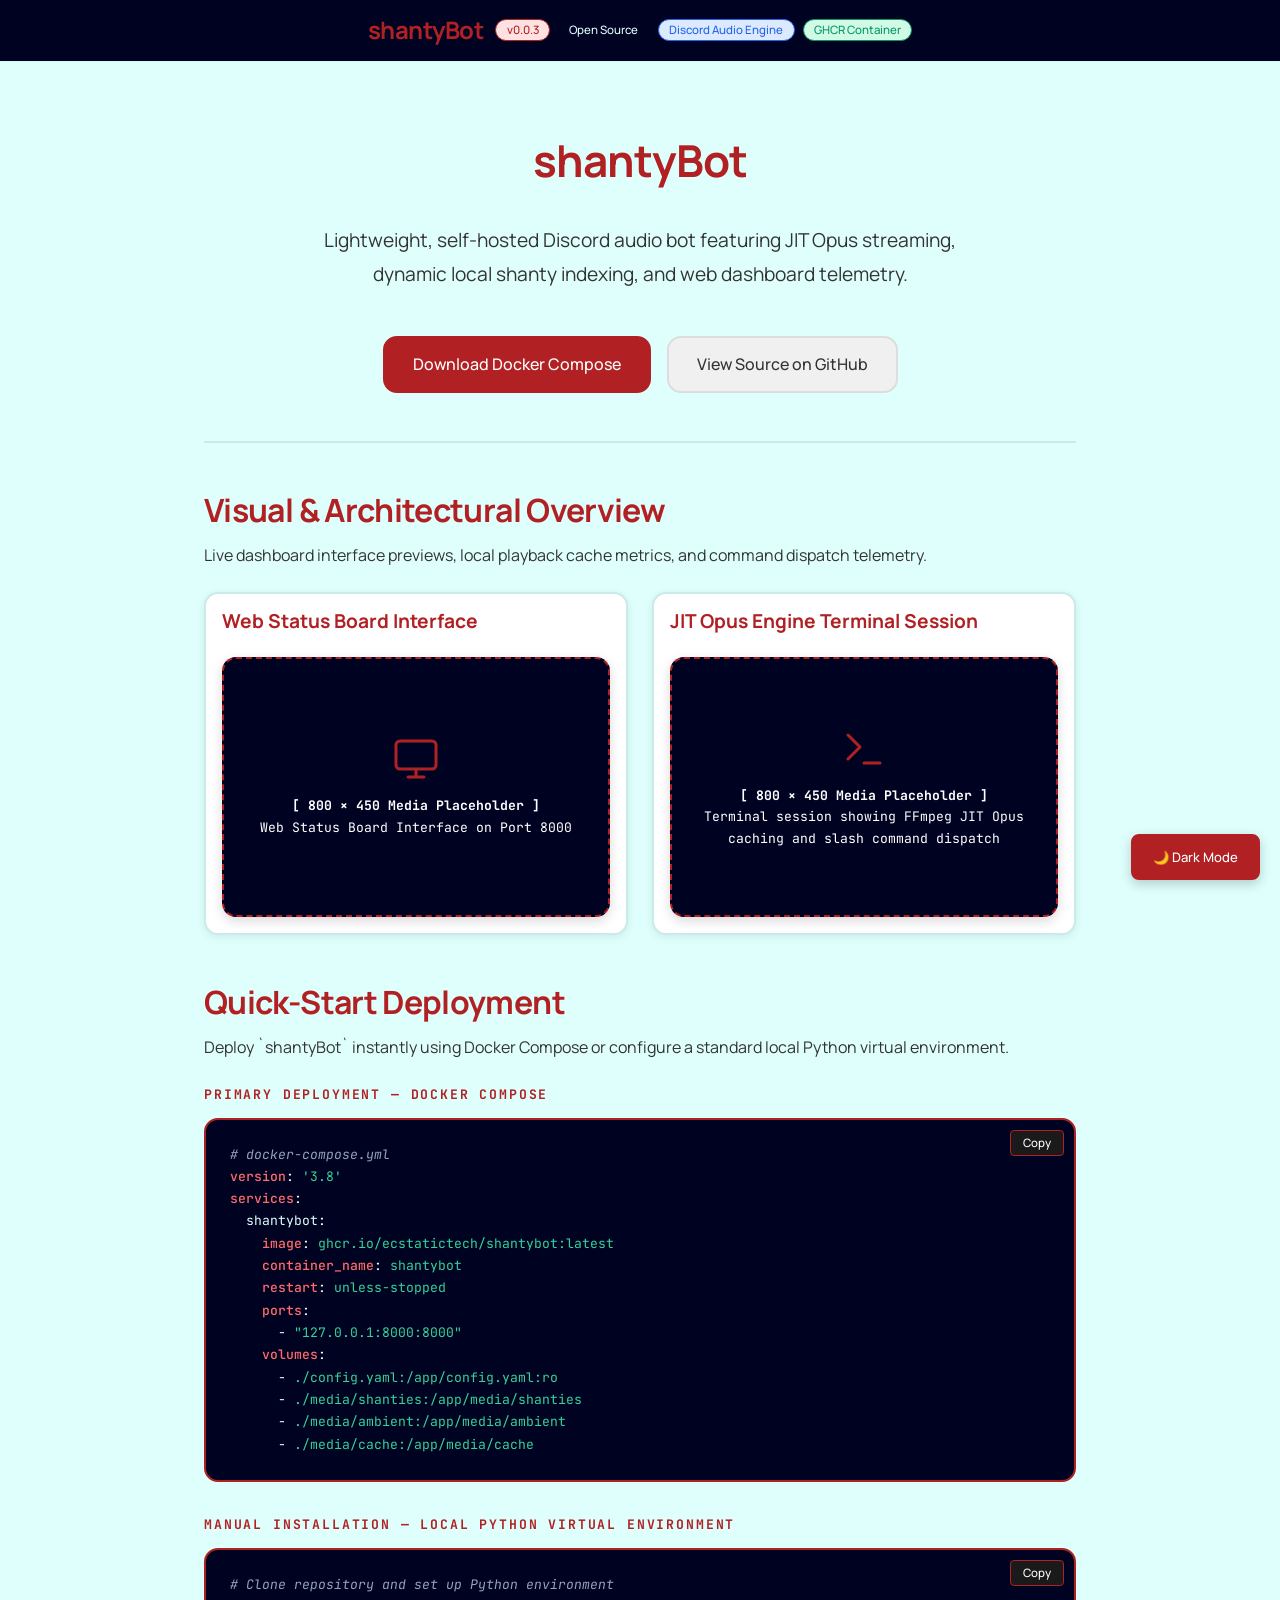
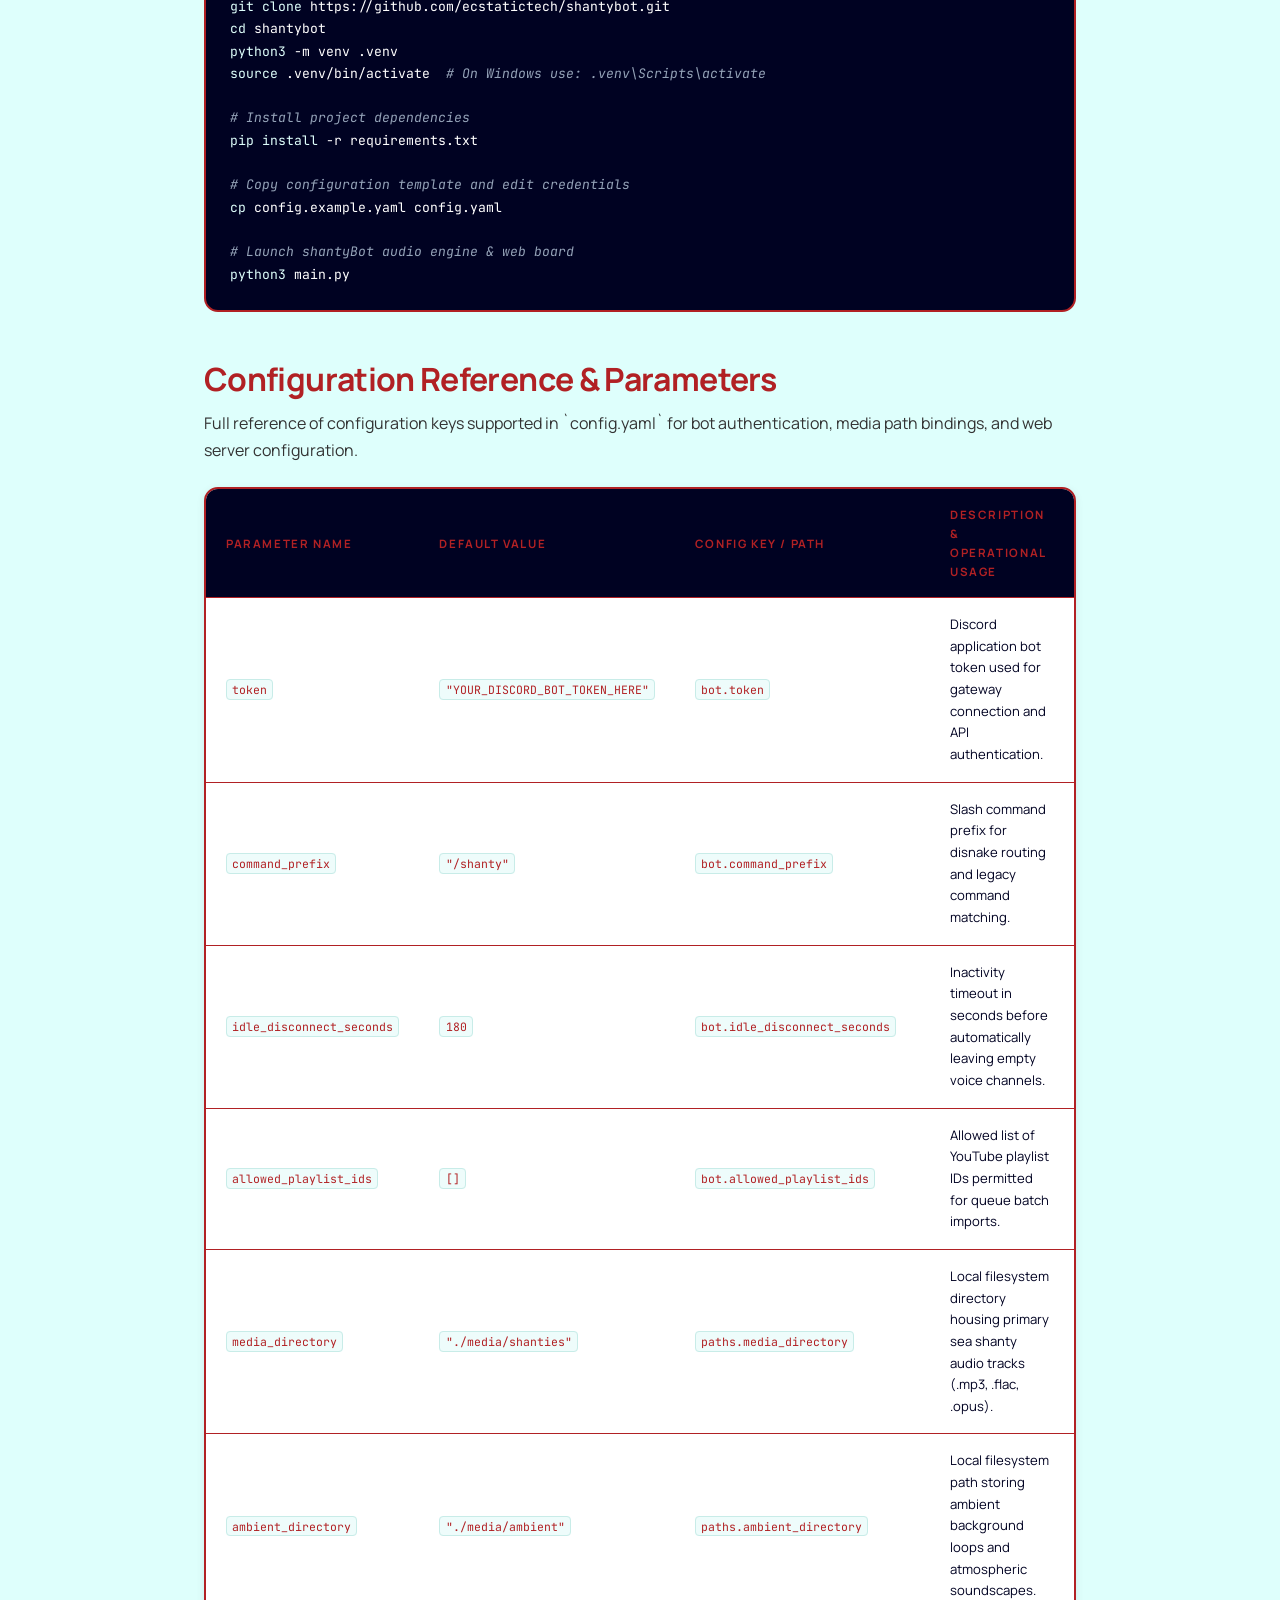
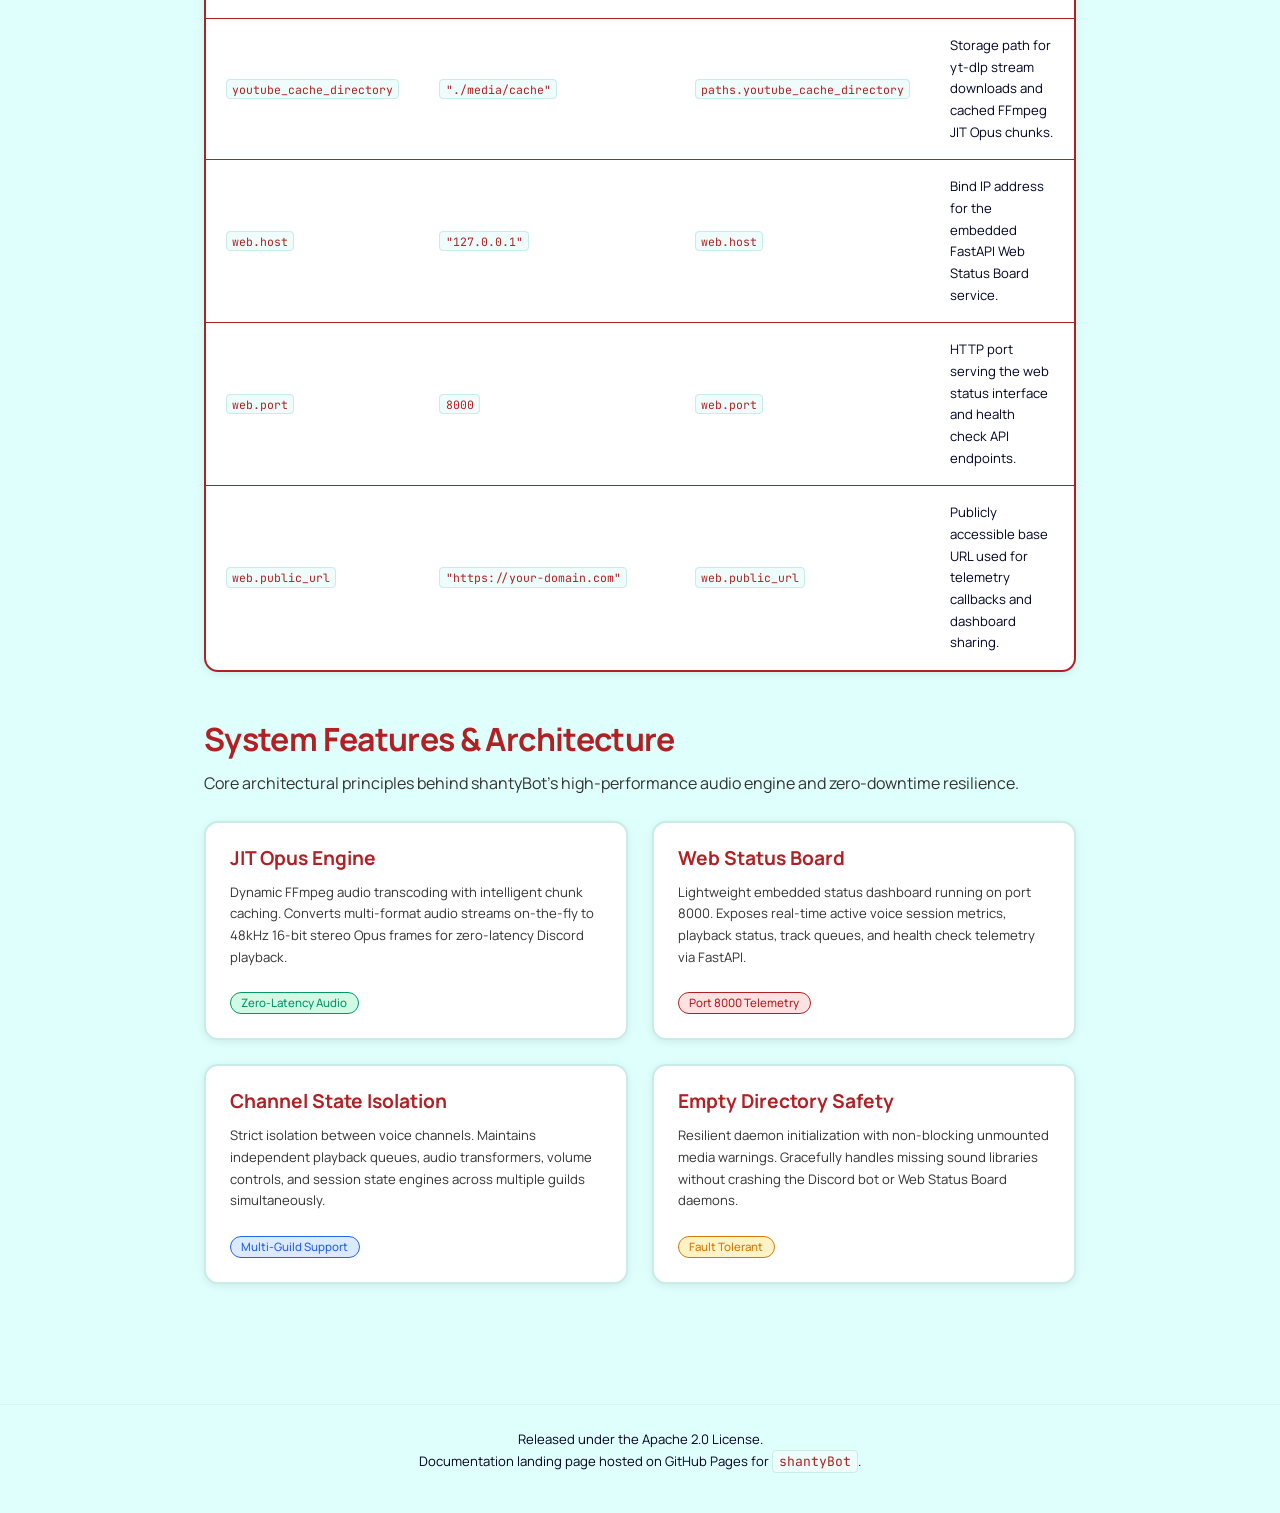
<file: docs/index.html>
<!DOCTYPE html>
<html lang="en">
<head>
  <meta charset="UTF-8" />
  <meta name="viewport" content="width=device-width, initial-scale=1.0" />
  <title>shantyBot — Lightweight Discord Audio Engine &amp; Web Status Board</title>
  <meta name="description" content="Documentation landing page for shantyBot - a self-hosted Discord audio bot featuring JIT Opus streaming, dynamic shanty indexing, and web telemetry." />

  <!-- Strict relative path resolution -->
  <link rel="preconnect" href="https://fonts.googleapis.com" />
  <link rel="preconnect" href="https://fonts.gstatic.com" crossorigin />
  <link rel="stylesheet" href="./style.css" />
</head>
<body>

  <!-- Site Header -->
  <header>
    <h1>shantyBot</h1>
    <div class="header-badges">
      <span class="badge badge-primary">v0.0.3</span>
      <span class="badge badge-secondary">Open Source</span>
      <span class="badge badge-info">Discord Audio Engine</span>
      <span class="badge badge-success">GHCR Container</span>
    </div>
  </header>

  <main>
    <!-- Section 1: Header & Hero -->
    <section class="hero-section">

      <h1 class="hero-title">shantyBot</h1>
      <p class="hero-subtitle">
        Lightweight, self-hosted Discord audio bot featuring JIT Opus streaming, dynamic local shanty indexing, and web dashboard telemetry.
      </p>
      <div class="hero-actions">
        <a href="https://github.com/ecstatictech/shantybot/pkgs/container/shantybot" class="btn btn-primary btn-lg" target="_blank" rel="noopener noreferrer">
          Download Docker Compose
        </a>
        <a href="https://github.com/ecstatictech/shantybot" class="btn btn-secondary btn-lg" target="_blank" rel="noopener noreferrer">
          View Source on GitHub
        </a>
      </div>
    </section>

    <!-- Section 2: Visual / Architectural Proof -->
    <section>
      <h2>Visual &amp; Architectural Overview</h2>
      <p class="muted">
        Live dashboard interface previews, local playback cache metrics, and command dispatch telemetry.
      </p>

      <div class="card-grid" style="grid-template-columns: repeat(auto-fit, minmax(360px, 1fr));">
        
        <!-- Media Placeholder Box 1: Web Status Board Interface -->
        <div class="card" style="padding: var(--space-4);">
          <h3 class="card-title" style="margin-bottom: var(--space-3);">Web Status Board Interface</h3>
          <div class="media-placeholder-box" style="aspect-ratio: 16 / 9; min-height: 260px;">
            <!-- PLACEHOLDER: 800x450 Web Status Board Interface on Port 8000 -->
            <svg class="placeholder-icon" viewBox="0 0 24 24" fill="none" stroke="currentColor" stroke-width="1.5" stroke-linecap="round" stroke-linejoin="round">
              <rect x="2" y="3" width="20" height="14" rx="2" ry="2"></rect>
              <line x1="8" y1="21" x2="16" y2="21"></line>
              <line x1="12" y1="17" x2="12" y2="21"></line>
            </svg>
            <div class="placeholder-text">
              <strong>[ 800 × 450 Media Placeholder ]</strong><br />
              Web Status Board Interface on Port 8000
            </div>
          </div>
        </div>

        <!-- Media Placeholder Box 2: FFmpeg JIT Opus Terminal Session -->
        <div class="card" style="padding: var(--space-4);">
          <h3 class="card-title" style="margin-bottom: var(--space-3);">JIT Opus Engine Terminal Session</h3>
          <div class="media-placeholder-box" style="aspect-ratio: 16 / 9; min-height: 260px;">
            <!-- PLACEHOLDER: 800x450 Terminal session showing FFmpeg JIT Opus caching and slash command dispatch -->
            <svg class="placeholder-icon" viewBox="0 0 24 24" fill="none" stroke="currentColor" stroke-width="1.5" stroke-linecap="round" stroke-linejoin="round">
              <polyline points="4 17 10 11 4 5"></polyline>
              <line x1="12" y1="19" x2="20" y2="19"></line>
            </svg>
            <div class="placeholder-text">
              <strong>[ 800 × 450 Media Placeholder ]</strong><br />
              Terminal session showing FFmpeg JIT Opus caching and slash command dispatch
            </div>
          </div>
        </div>

      </div>
    </section>

    <!-- Section 3: Quick-Start Deployment -->
    <section>
      <h2>Quick-Start Deployment</h2>
      <p class="muted">
        Deploy `shantyBot` instantly using Docker Compose or configure a standard local Python virtual environment.
      </p>

      <!-- Primary Deployment: Docker Compose -->
      <div class="quick-start-block">
        <div class="block-header">
          <span class="block-title">Primary Deployment — Docker Compose</span>
        </div>
        <div class="pre-wrap">
          <button class="copy-btn" onclick="copyCode(this)">Copy</button>
          <pre><code><span class="tok-comment"># docker-compose.yml</span>
<span class="tok-keyword">version</span>: <span class="tok-string">'3.8'</span>
<span class="tok-keyword">services</span>:
  <span class="tok-function">shantybot</span>:
    <span class="tok-keyword">image</span>: <span class="tok-string">ghcr.io/ecstatictech/shantybot:latest</span>
    <span class="tok-keyword">container_name</span>: <span class="tok-string">shantybot</span>
    <span class="tok-keyword">restart</span>: <span class="tok-string">unless-stopped</span>
    <span class="tok-keyword">ports</span>:
      - <span class="tok-string">"127.0.0.1:8000:8000"</span>
    <span class="tok-keyword">volumes</span>:
      - <span class="tok-string">./config.yaml:/app/config.yaml:ro</span>
      - <span class="tok-string">./media/shanties:/app/media/shanties</span>
      - <span class="tok-string">./media/ambient:/app/media/ambient</span>
      - <span class="tok-string">./media/cache:/app/media/cache</span></code></pre>
        </div>
      </div>

      <!-- Manual Fallback Installation -->
      <div class="quick-start-block" style="margin-top: var(--space-8);">
        <div class="block-header">
          <span class="block-title">Manual Installation — Local Python Virtual Environment</span>
        </div>
        <div class="pre-wrap">
          <button class="copy-btn" onclick="copyCode(this)">Copy</button>
          <pre><code><span class="tok-comment"># Clone repository and set up Python environment</span>
<span class="tok-function">git clone</span> https://github.com/ecstatictech/shantybot.git
<span class="tok-function">cd</span> shantybot
<span class="tok-function">python3</span> -m venv .venv
<span class="tok-function">source</span> .venv/bin/activate  <span class="tok-comment"># On Windows use: .venv\Scripts\activate</span>

<span class="tok-comment"># Install project dependencies</span>
<span class="tok-function">pip install</span> -r requirements.txt

<span class="tok-comment"># Copy configuration template and edit credentials</span>
<span class="tok-function">cp</span> config.example.yaml config.yaml

<span class="tok-comment"># Launch shantyBot audio engine &amp; web board</span>
<span class="tok-function">python3</span> main.py</code></pre>
        </div>
      </div>
    </section>

    <!-- Section 4: Configuration Reference & Parameters -->
    <section class="config-section">
      <h2>Configuration Reference &amp; Parameters</h2>
      <p class="muted">
        Full reference of configuration keys supported in `config.yaml` for bot authentication, media path bindings, and web server configuration.
      </p>

      <div class="table-container">
        <table class="config-table">
          <thead>
            <tr>
              <th>Parameter Name</th>
              <th>Default Value</th>
              <th>Config Key / Path</th>
              <th>Description &amp; Operational Usage</th>
            </tr>
          </thead>
          <tbody>
            <tr>
              <td><code>token</code></td>
              <td><code>"YOUR_DISCORD_BOT_TOKEN_HERE"</code></td>
              <td><code>bot.token</code></td>
              <td>Discord application bot token used for gateway connection and API authentication.</td>
            </tr>
            <tr>
              <td><code>command_prefix</code></td>
              <td><code>"/shanty"</code></td>
              <td><code>bot.command_prefix</code></td>
              <td>Slash command prefix for disnake routing and legacy command matching.</td>
            </tr>
            <tr>
              <td><code>idle_disconnect_seconds</code></td>
              <td><code>180</code></td>
              <td><code>bot.idle_disconnect_seconds</code></td>
              <td>Inactivity timeout in seconds before automatically leaving empty voice channels.</td>
            </tr>
            <tr>
              <td><code>allowed_playlist_ids</code></td>
              <td><code>[]</code></td>
              <td><code>bot.allowed_playlist_ids</code></td>
              <td>Allowed list of YouTube playlist IDs permitted for queue batch imports.</td>
            </tr>
            <tr>
              <td><code>media_directory</code></td>
              <td><code>"./media/shanties"</code></td>
              <td><code>paths.media_directory</code></td>
              <td>Local filesystem directory housing primary sea shanty audio tracks (.mp3, .flac, .opus).</td>
            </tr>
            <tr>
              <td><code>ambient_directory</code></td>
              <td><code>"./media/ambient"</code></td>
              <td><code>paths.ambient_directory</code></td>
              <td>Local filesystem path storing ambient background loops and atmospheric soundscapes.</td>
            </tr>
            <tr>
              <td><code>youtube_cache_directory</code></td>
              <td><code>"./media/cache"</code></td>
              <td><code>paths.youtube_cache_directory</code></td>
              <td>Storage path for yt-dlp stream downloads and cached FFmpeg JIT Opus chunks.</td>
            </tr>
            <tr>
              <td><code>web.host</code></td>
              <td><code>"127.0.0.1"</code></td>
              <td><code>web.host</code></td>
              <td>Bind IP address for the embedded FastAPI Web Status Board service.</td>
            </tr>
            <tr>
              <td><code>web.port</code></td>
              <td><code>8000</code></td>
              <td><code>web.port</code></td>
              <td>HTTP port serving the web status interface and health check API endpoints.</td>
            </tr>
            <tr>
              <td><code>web.public_url</code></td>
              <td><code>"https://your-domain.com"</code></td>
              <td><code>web.public_url</code></td>
              <td>Publicly accessible base URL used for telemetry callbacks and dashboard sharing.</td>
            </tr>
          </tbody>
        </table>
      </div>
    </section>

    <!-- Section 5: System Features & Architecture -->
    <section>
      <h2>System Features &amp; Architecture</h2>
      <p class="muted">
        Core architectural principles behind shantyBot's high-performance audio engine and zero-downtime resilience.
      </p>

      <div class="card-grid">
        <div class="card">
          <h3 class="card-title">JIT Opus Engine</h3>
          <p class="card-body">
            Dynamic FFmpeg audio transcoding with intelligent chunk caching. Converts multi-format audio streams on-the-fly to 48kHz 16-bit stereo Opus frames for zero-latency Discord playback.
          </p>
          <div class="card-footer-row">
            <span class="badge badge-success">Zero-Latency Audio</span>
          </div>
        </div>

        <div class="card">
          <h3 class="card-title">Web Status Board</h3>
          <p class="card-body">
            Lightweight embedded status dashboard running on port 8000. Exposes real-time active voice session metrics, playback status, track queues, and health check telemetry via FastAPI.
          </p>
          <div class="card-footer-row">
            <span class="badge badge-primary">Port 8000 Telemetry</span>
          </div>
        </div>

        <div class="card">
          <h3 class="card-title">Channel State Isolation</h3>
          <p class="card-body">
            Strict isolation between voice channels. Maintains independent playback queues, audio transformers, volume controls, and session state engines across multiple guilds simultaneously.
          </p>
          <div class="card-footer-row">
            <span class="badge badge-info">Multi-Guild Support</span>
          </div>
        </div>

        <div class="card">
          <h3 class="card-title">Empty Directory Safety</h3>
          <p class="card-body">
            Resilient daemon initialization with non-blocking unmounted media warnings. Gracefully handles missing sound libraries without crashing the Discord bot or Web Status Board daemons.
          </p>
          <div class="card-footer-row">
            <span class="badge badge-warning">Fault Tolerant</span>
          </div>
        </div>
      </div>
    </section>

  </main>

  <!-- Section 6: Site Footer -->
  <footer>
    <p>
      Released under the Apache 2.0 License.<br />
      Documentation landing page hosted on GitHub Pages for <code>shantyBot</code>.
    </p>
  </footer>

  <!-- Dark Mode Toggle Button -->
  <button id="darkModeToggle" aria-label="Toggle dark mode">🌙 Dark Mode</button>

  <!-- Interactive Scripts -->
  <script>
    // Theme Toggle Handler
    const toggleBtn = document.getElementById('darkModeToggle');
    const storedTheme = localStorage.getItem('theme');
    if (storedTheme === 'dark' || (!storedTheme && window.matchMedia('(prefers-color-scheme: dark)').matches)) {
      document.body.classList.add('dark-mode');
      toggleBtn.textContent = '☀️ Light Mode';
    }
    toggleBtn.addEventListener('click', () => {
      document.body.classList.toggle('dark-mode');
      const isDark = document.body.classList.contains('dark-mode');
      toggleBtn.textContent = isDark ? '☀️ Light Mode' : '🌙 Dark Mode';
      localStorage.setItem('theme', isDark ? 'dark' : 'light');
    });

    // Copy to Clipboard Utility for Code Snippets
    function copyCode(btn) {
      const pre = btn.nextElementSibling;
      const codeText = pre.innerText;
      navigator.clipboard.writeText(codeText).then(() => {
        btn.textContent = 'Copied!';
        btn.classList.add('copied');
        setTimeout(() => {
          btn.textContent = 'Copy';
          btn.classList.remove('copied');
        }, 2000);
      });
    }
  </script>
</body>
</html>
</file>
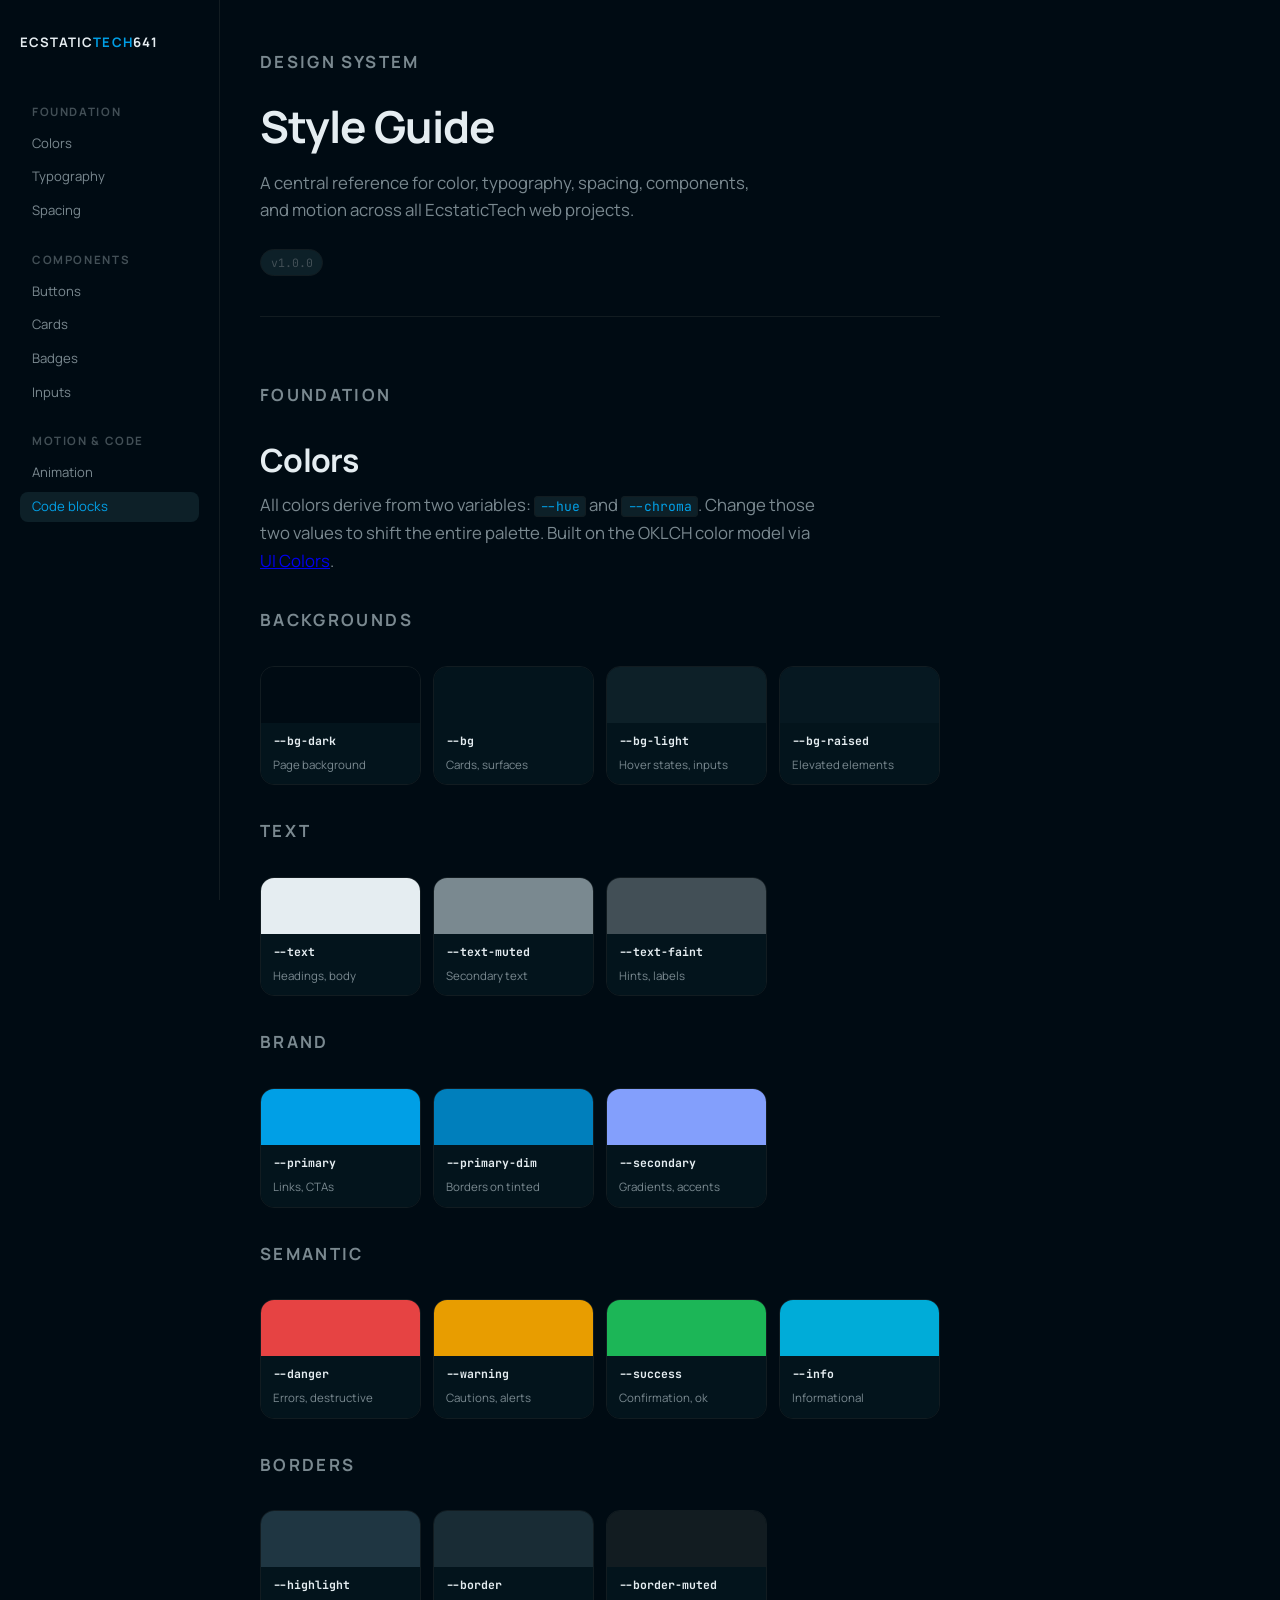
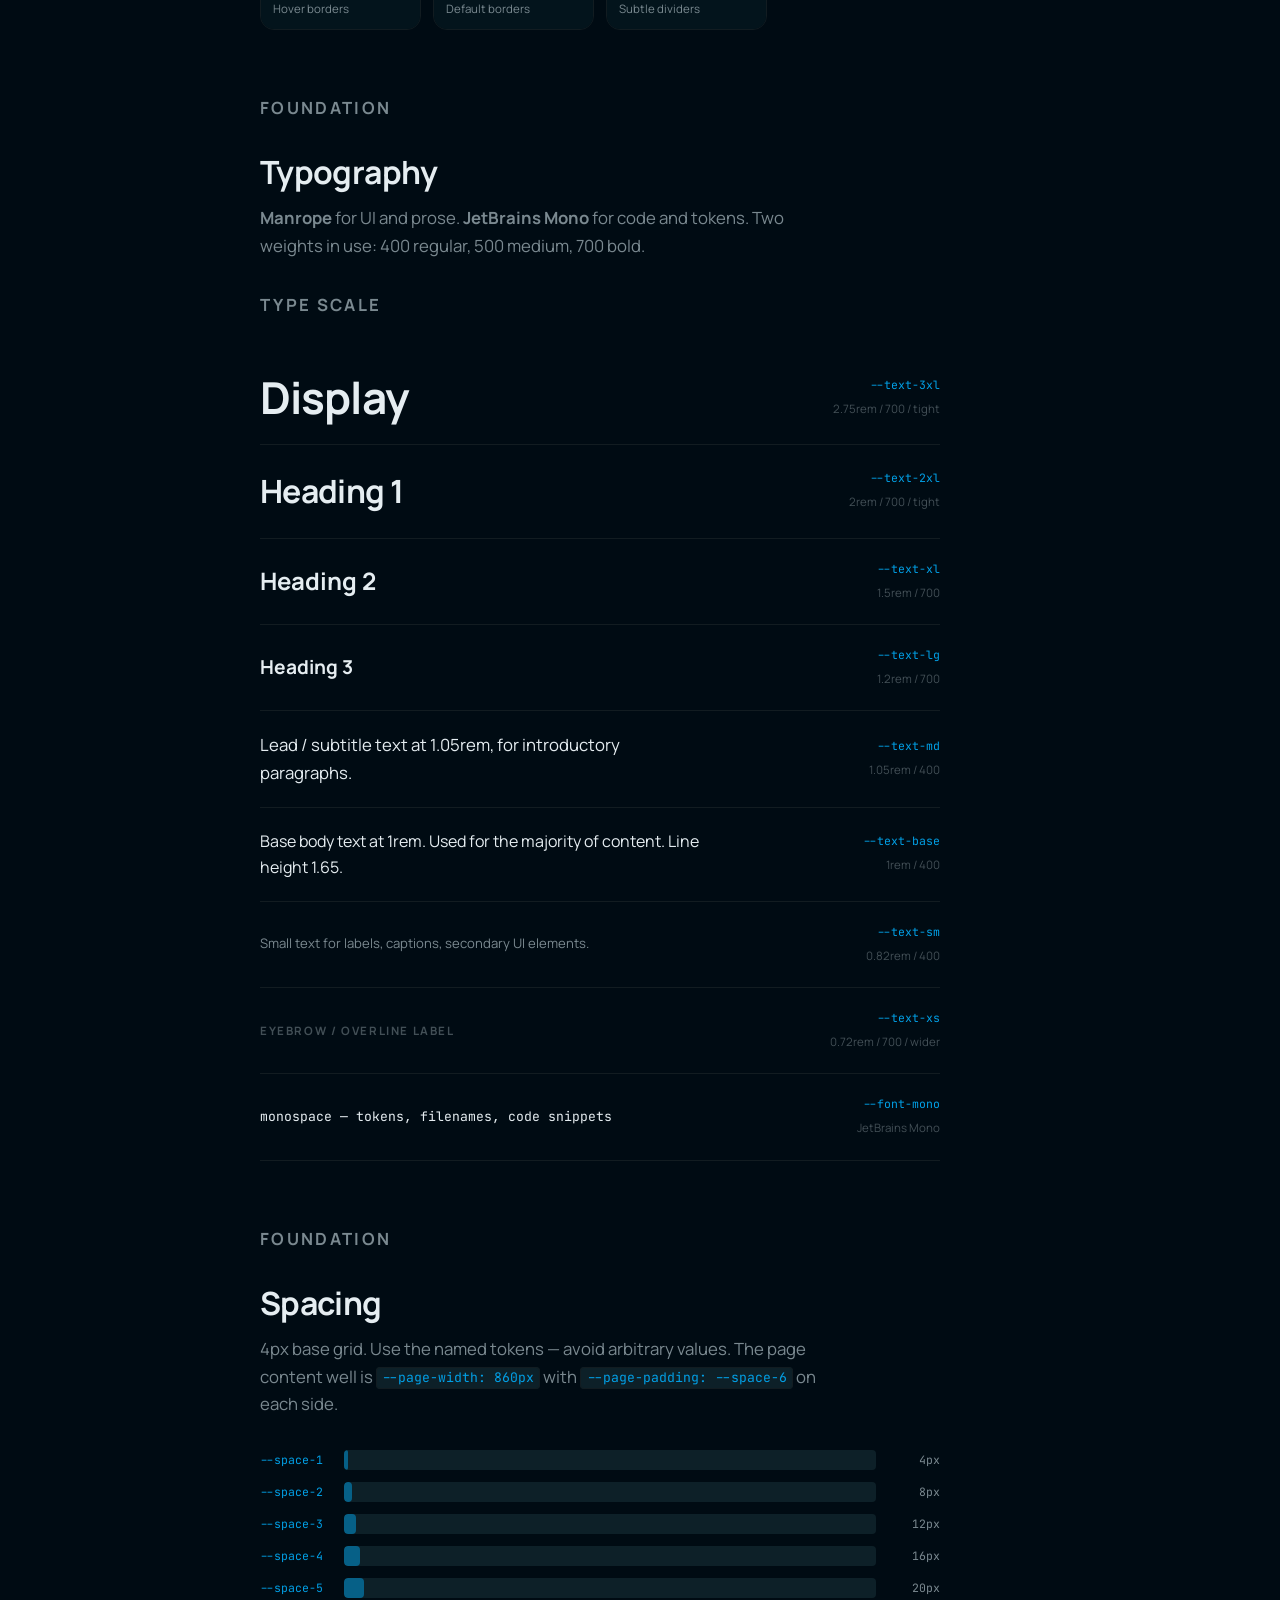
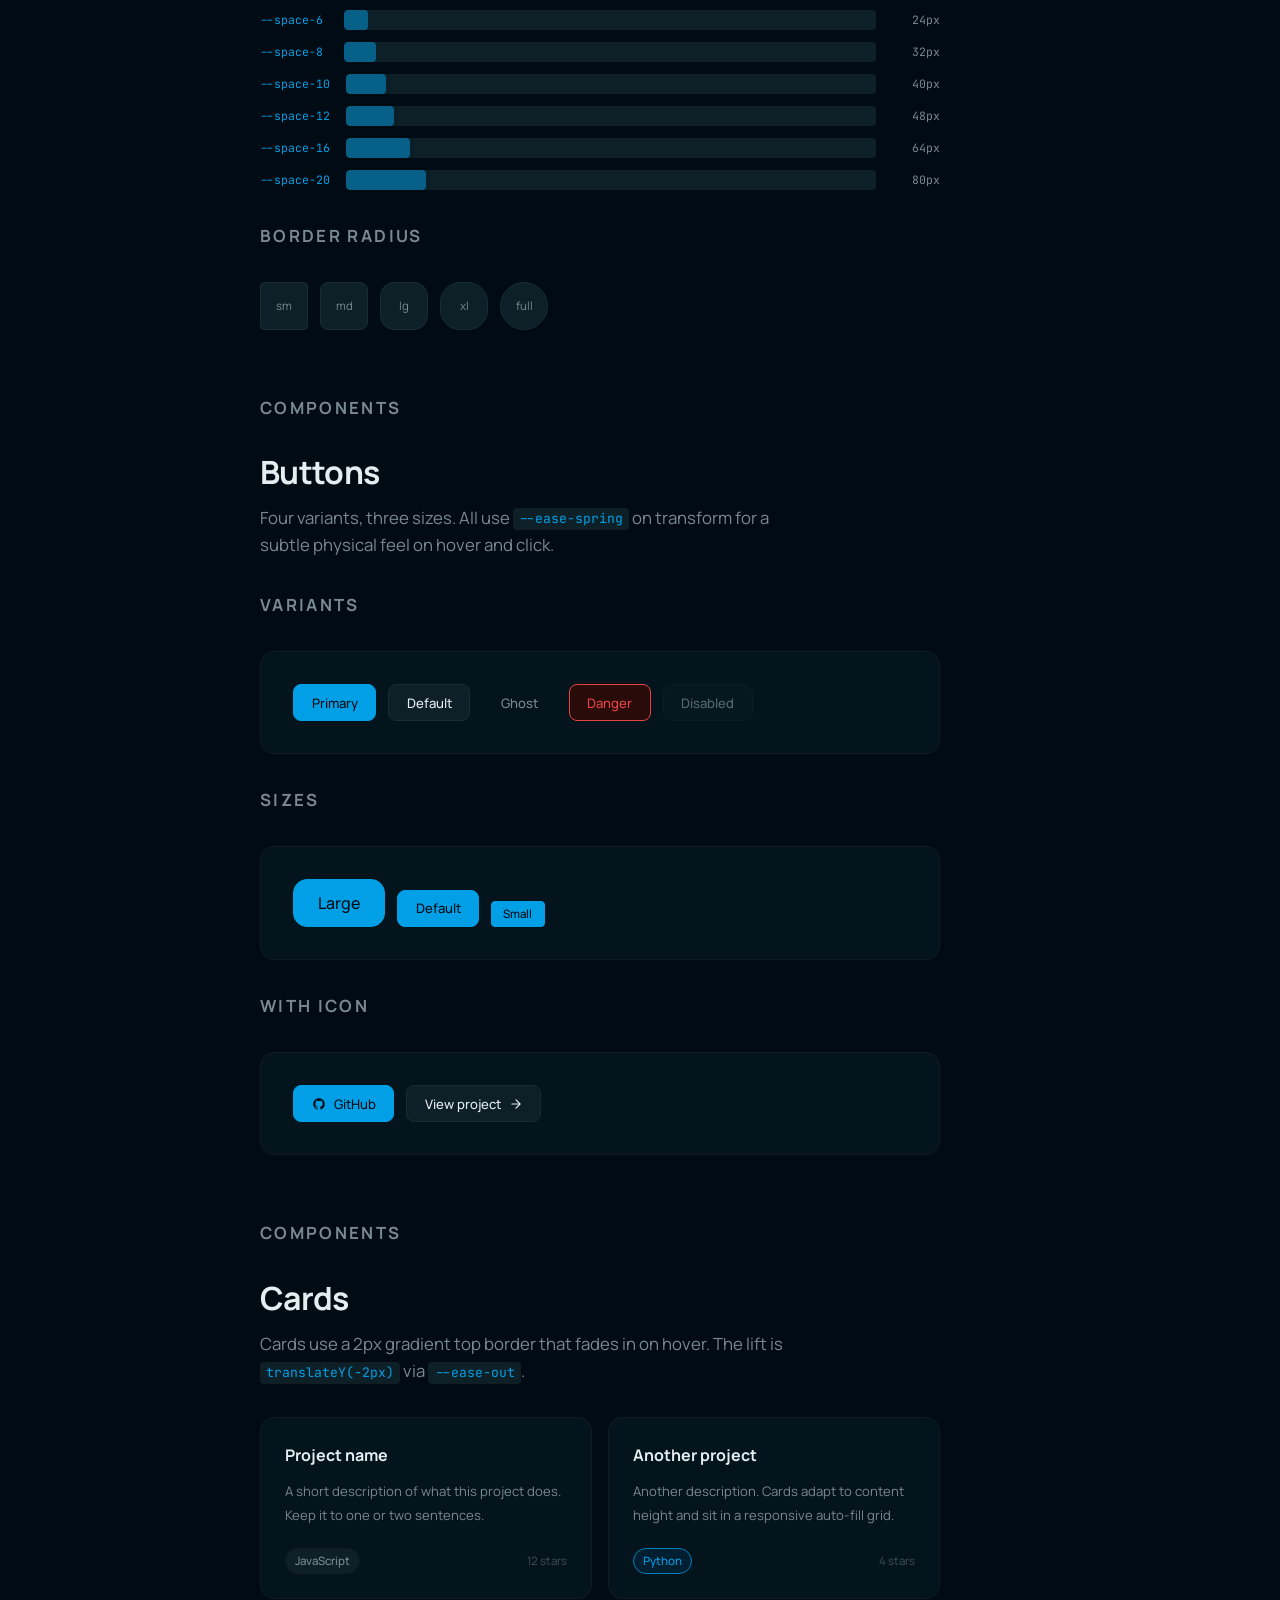
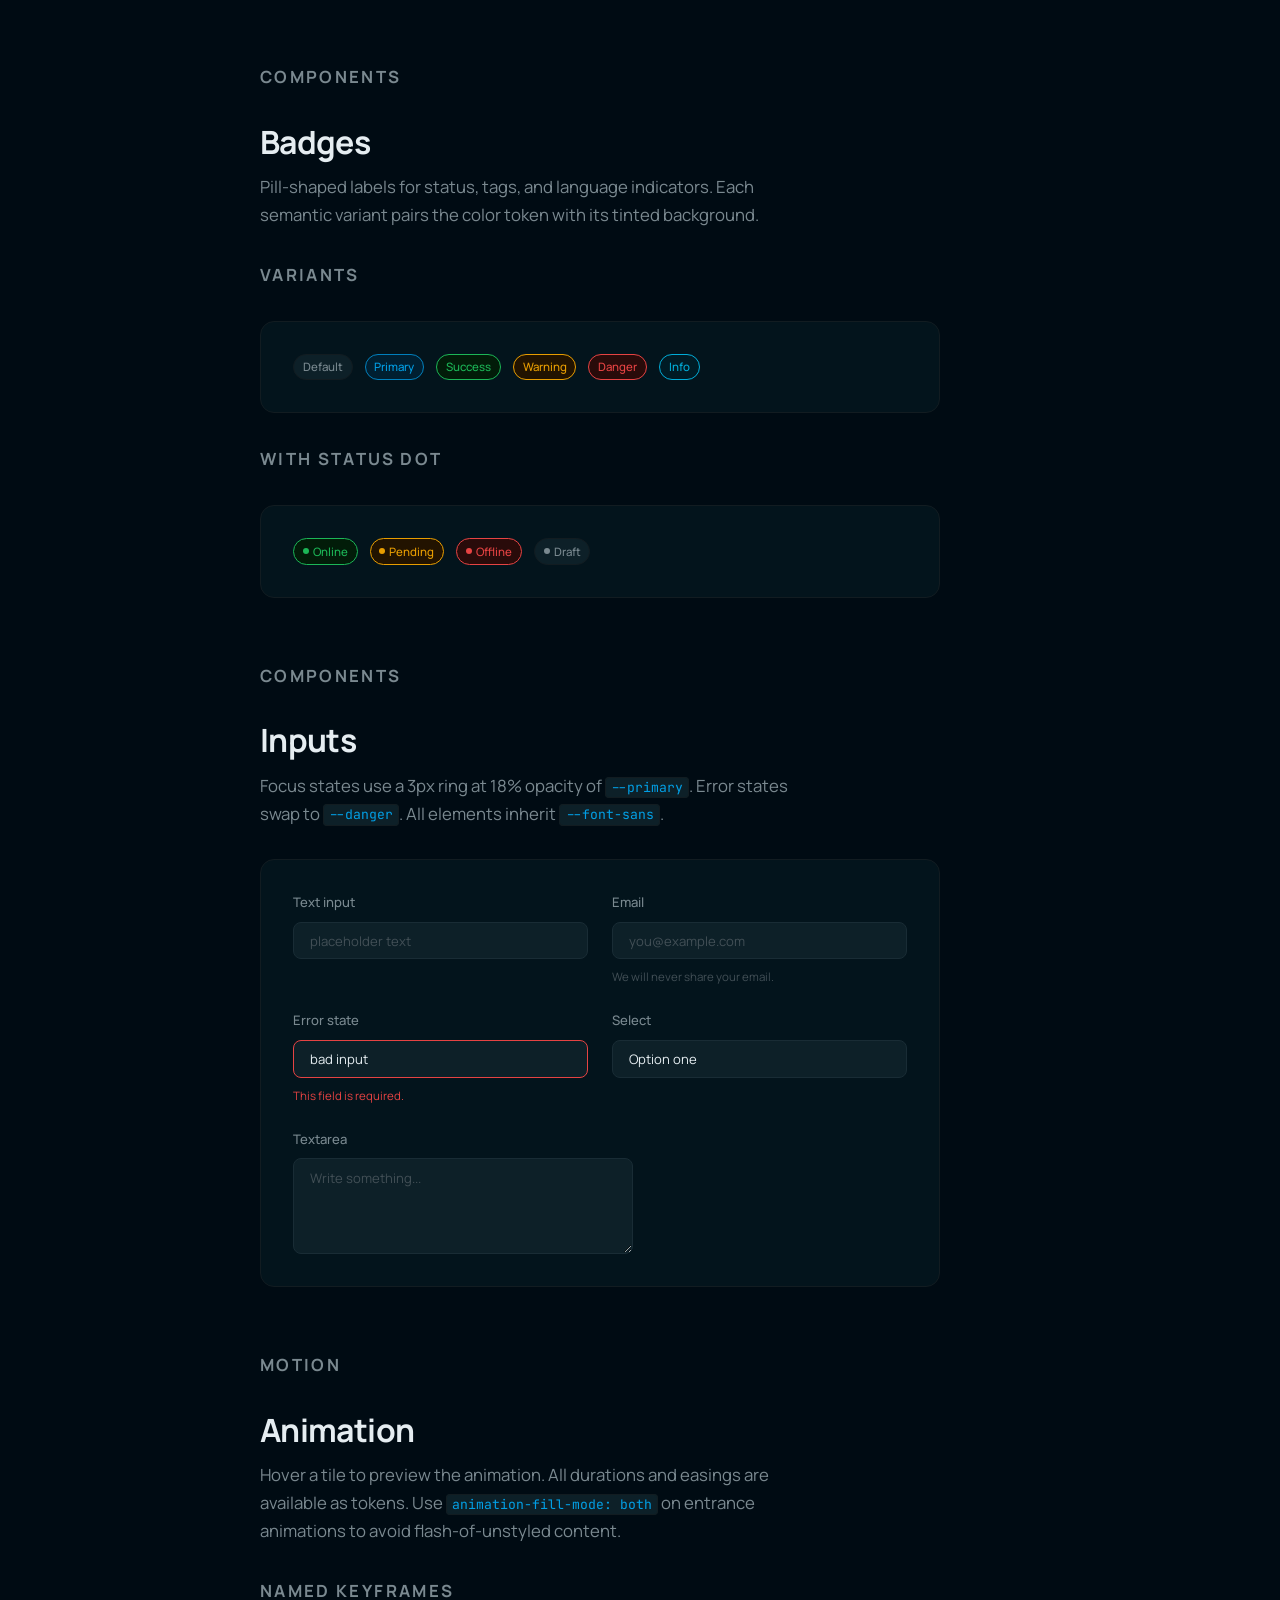
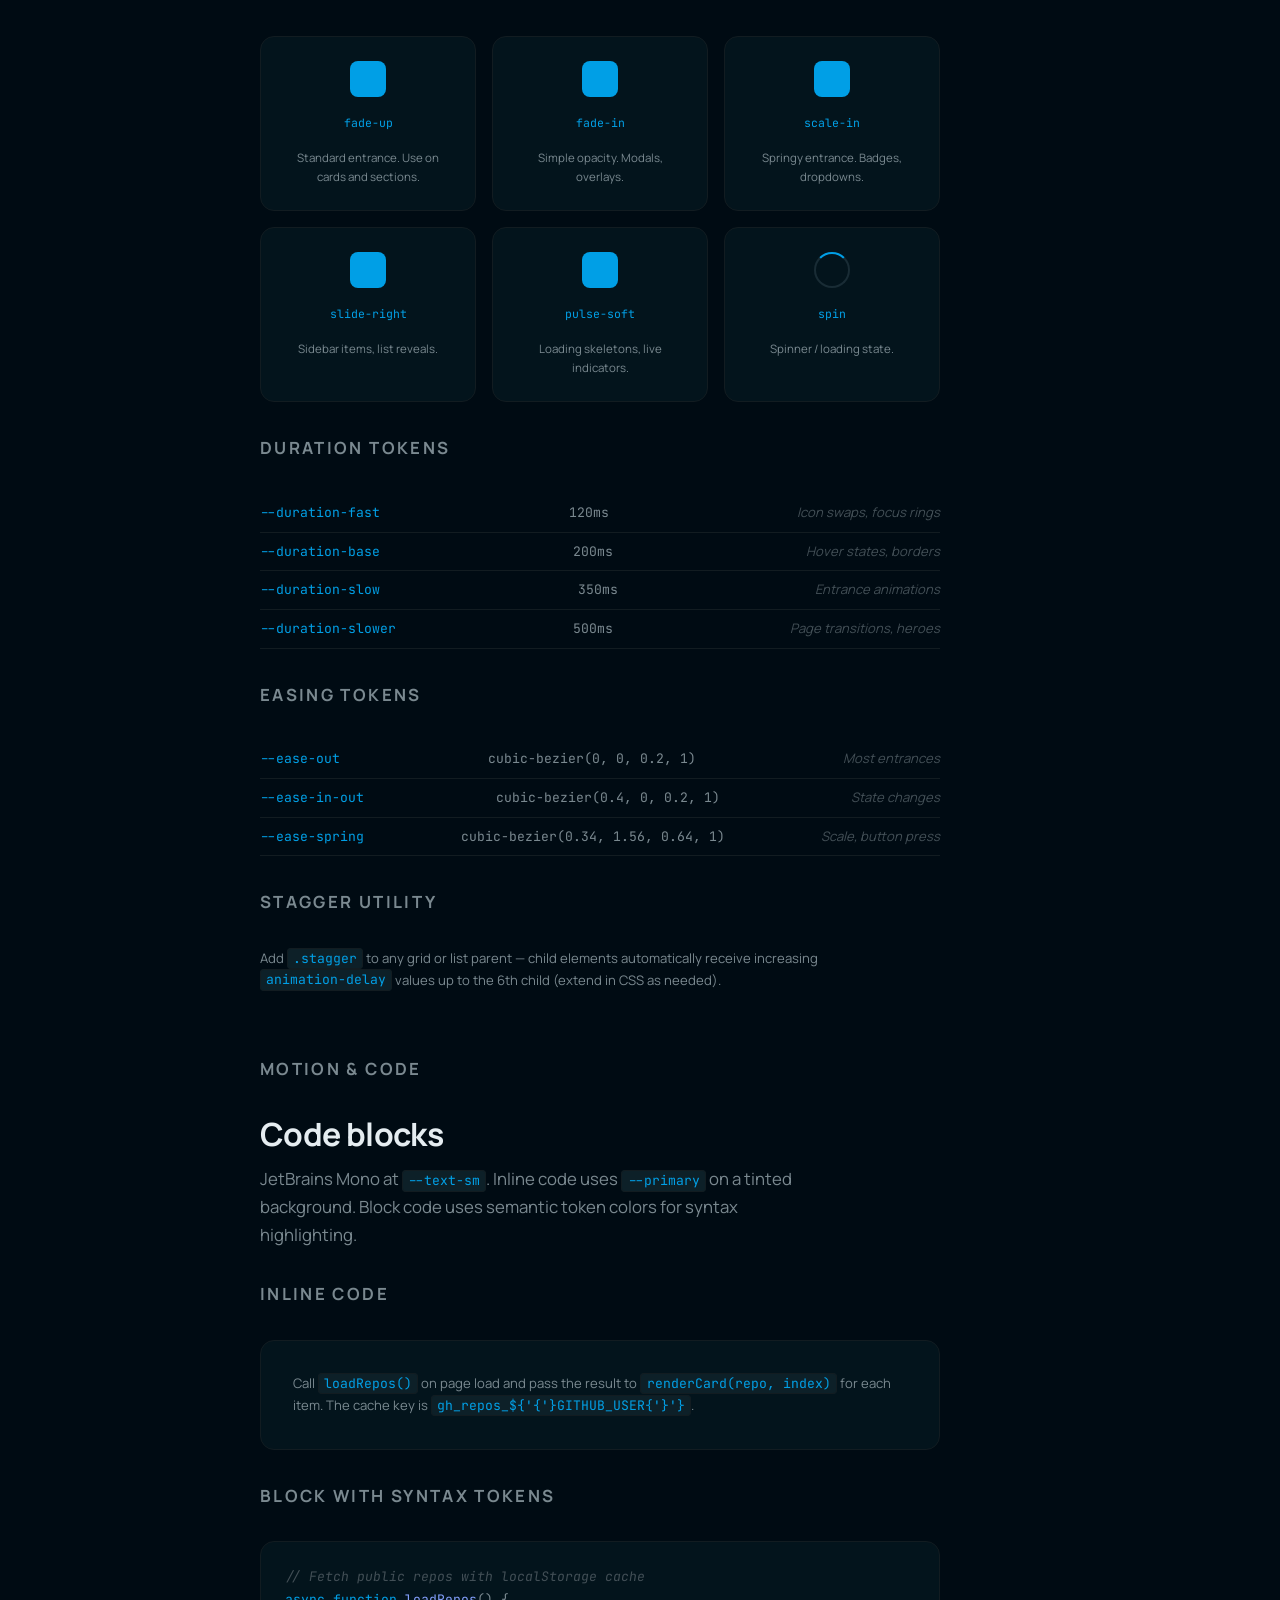
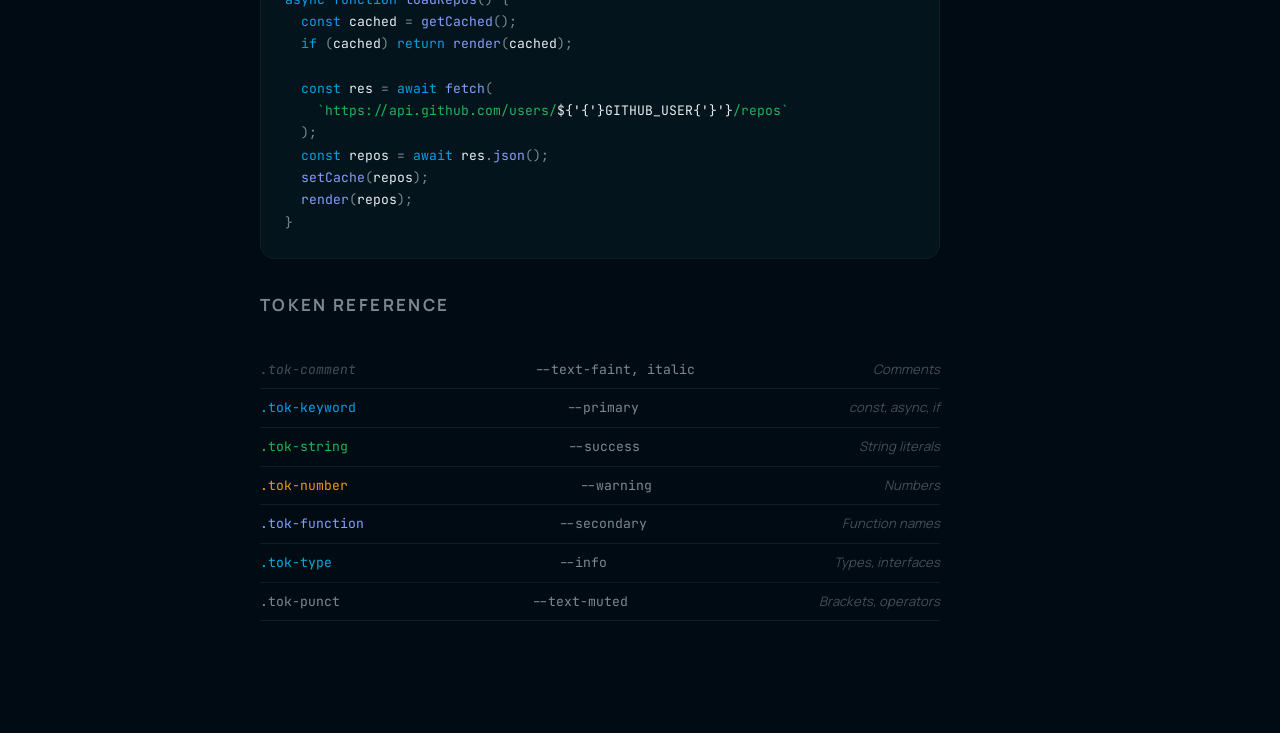
<file: web/templates/styleguide.html>
<!DOCTYPE html>
<html lang="en">
<head>
  <meta charset="UTF-8" />
  <meta name="viewport" content="width=device-width, initial-scale=1.0" />
  <title>EcstaticTech — Style Guide</title>
  <meta name="description" content="Central design reference for EcstaticTech web projects." />

  <link rel="preconnect" href="https://fonts.googleapis.com" />
  <link rel="preconnect" href="https://fonts.gstatic.com" crossorigin />
  <link href="https://fonts.googleapis.com/css2?family=Manrope:wght@400;500;700&family=JetBrains+Mono:wght@400;500&display=swap" rel="stylesheet" />

  <style>
    /* ================================================
       ECSTATICTECH — DESIGN SYSTEM
       version 1.0.0

       USAGE
       -----
       Copy the :root block into any project.
       Import Manrope + JetBrains Mono from Google Fonts.
       Reference tokens as CSS custom properties.

       PALETTE FORMULA (whosajid/UI-Colors — OKLCH)
       Tweak --hue (0–360) and --chroma (0–0.2) to
       shift the entire palette in one edit.
    ================================================ */

    :root {
      /* --- Palette knobs --- */
      --hue:    230;
      --chroma: 0.06;

      /* --- Backgrounds --- */
      --bg-dark:      oklch(0.14 calc(var(--chroma) * 0.5) var(--hue));
      --bg:           oklch(0.18 calc(var(--chroma) * 0.5) var(--hue));
      --bg-light:     oklch(0.23 calc(var(--chroma) * 0.5) var(--hue));
      --bg-raised:    oklch(0.20 calc(var(--chroma) * 0.5) var(--hue));

      /* --- Text --- */
      --text:         oklch(0.94 0.01 var(--hue));
      --text-muted:   oklch(0.62 0.02 var(--hue));
      --text-faint:   oklch(0.42 0.02 var(--hue));

      /* --- Borders --- */
      --highlight:    oklch(0.32 calc(var(--chroma) * 0.6) var(--hue));
      --border:       oklch(0.28 calc(var(--chroma) * 0.5) var(--hue));
      --border-muted: oklch(0.22 calc(var(--chroma) * 0.3) var(--hue));

      /* --- Brand / action --- */
      --primary:      oklch(0.65 0.18 var(--hue));
      --primary-dim:  oklch(0.55 0.16 var(--hue));
      --secondary:    oklch(0.72 0.14 calc(var(--hue) + 40));

      /* --- Semantic --- */
      --danger:       oklch(0.62 0.20  25);
      --warning:      oklch(0.75 0.18  80);
      --success:      oklch(0.68 0.18 150);
      --info:         oklch(0.68 0.15 220);

      /* --- Semantic backgrounds (tinted) --- */
      --danger-bg:    oklch(0.20 0.05  25);
      --warning-bg:   oklch(0.20 0.05  80);
      --success-bg:   oklch(0.20 0.05 150);
      --info-bg:      oklch(0.20 0.05 220);

      /* --- Typography --- */
      --font-sans:  'Manrope', system-ui, sans-serif;
      --font-mono:  'JetBrains Mono', 'Fira Code', monospace;

      --text-xs:    0.72rem;   /*  ~11.5px */
      --text-sm:    0.82rem;   /*  ~13px   */
      --text-base:  1rem;      /*  16px    */
      --text-md:    1.05rem;   /*  ~17px   */
      --text-lg:    1.2rem;    /*  ~19px   */
      --text-xl:    1.5rem;    /*  24px    */
      --text-2xl:   2rem;      /*  32px    */
      --text-3xl:   2.75rem;   /*  44px    */

      --weight-regular: 400;
      --weight-medium:  500;
      --weight-bold:    700;

      --leading-tight:  1.2;
      --leading-base:   1.65;
      --leading-loose:  1.8;

      --tracking-tight: -0.02em;
      --tracking-base:   0;
      --tracking-wide:   0.08em;
      --tracking-wider:  0.14em;

      /* --- Spacing scale (4px base) --- */
      --space-1:  0.25rem;   /*  4px */
      --space-2:  0.5rem;    /*  8px */
      --space-3:  0.75rem;   /* 12px */
      --space-4:  1rem;      /* 16px */
      --space-5:  1.25rem;   /* 20px */
      --space-6:  1.5rem;    /* 24px */
      --space-8:  2rem;      /* 32px */
      --space-10: 2.5rem;    /* 40px */
      --space-12: 3rem;      /* 48px */
      --space-16: 4rem;      /* 64px */
      --space-20: 5rem;      /* 80px */

      /* --- Radius --- */
      --radius-sm:  4px;
      --radius-md:  8px;
      --radius-lg:  14px;
      --radius-xl:  20px;
      --radius-full: 9999px;

      /* --- Motion --- */
      --duration-fast:   120ms;
      --duration-base:   200ms;
      --duration-slow:   350ms;
      --duration-slower: 500ms;

      --ease-out:    cubic-bezier(0.0, 0.0, 0.2, 1);
      --ease-in-out: cubic-bezier(0.4, 0.0, 0.2, 1);
      --ease-spring: cubic-bezier(0.34, 1.56, 0.64, 1);

      /* --- Layout --- */
      --page-width:   860px;
      --page-padding: var(--space-6);
      --col-gap:      var(--space-4);
    }

    /* ================================================
       STYLE GUIDE — presentation layer
    ================================================ */
    *, *::before, *::after { box-sizing: border-box; margin: 0; padding: 0; }
    html { scroll-behavior: smooth; }

    body {
      font-family: var(--font-sans);
      background: var(--bg-dark);
      color: var(--text);
      line-height: var(--leading-base);
      font-size: var(--text-base);
      -webkit-font-smoothing: antialiased;
    }

    /* Page shell */
    .sg-page {
      display: grid;
      grid-template-columns: 220px 1fr;
      min-height: 100vh;
    }

    /* Sidebar nav */
    .sg-nav {
      position: sticky;
      top: 0;
      height: 100vh;
      overflow-y: auto;
      padding: var(--space-8) var(--space-5);
      border-right: 1px solid var(--border-muted);
      background: var(--bg-dark);
      display: flex;
      flex-direction: column;
      gap: var(--space-1);
    }
    .sg-nav-logo {
      font-size: var(--text-sm);
      font-weight: var(--weight-bold);
      color: var(--text);
      letter-spacing: var(--tracking-wide);
      text-transform: uppercase;
      margin-bottom: var(--space-6);
    }
    .sg-nav-logo span { color: var(--primary); }
    .sg-nav-section {
      font-size: var(--text-xs);
      font-weight: var(--weight-bold);
      text-transform: uppercase;
      letter-spacing: var(--tracking-wider);
      color: var(--text-faint);
      margin-top: var(--space-5);
      margin-bottom: var(--space-1);
      padding-left: var(--space-3);
    }
    .sg-nav a {
      display: block;
      font-size: var(--text-sm);
      color: var(--text-muted);
      text-decoration: none;
      padding: var(--space-1) var(--space-3);
      border-radius: var(--radius-md);
      transition: color var(--duration-base) var(--ease-out),
                  background var(--duration-base) var(--ease-out);
    }
    .sg-nav a:hover { color: var(--text); background: var(--bg-light); }
    .sg-nav a.active { color: var(--primary); background: var(--bg-light); }

    /* Main content */
    .sg-main {
      padding: var(--space-12) var(--space-10);
      max-width: 760px;
    }

    /* Sections */
    .sg-section {
      margin-bottom: var(--space-16);
      scroll-margin-top: var(--space-8);
    }
    .sg-section-title {
      font-size: var(--text-xs);
      font-weight: var(--weight-bold);
      text-transform: uppercase;
      letter-spacing: var(--tracking-wider);
      color: var(--primary);
      margin-bottom: var(--space-3);
    }
    .sg-section h2 {
      font-size: var(--text-2xl);
      font-weight: var(--weight-bold);
      letter-spacing: var(--tracking-tight);
      line-height: var(--leading-tight);
      margin-bottom: var(--space-3);
    }
    .sg-section > p {
      color: var(--text-muted);
      font-size: var(--text-md);
      max-width: 560px;
      margin-bottom: var(--space-8);
    }
    .sg-divider {
      border: none;
      border-top: 1px solid var(--border-muted);
      margin: var(--space-8) 0;
    }

    /* Sub-headings inside sections */
    .sg-label {
      font-size: var(--text-xs);
      font-weight: var(--weight-bold);
      text-transform: uppercase;
      letter-spacing: var(--tracking-wider);
      color: var(--text-faint);
      margin-bottom: var(--space-3);
      margin-top: var(--space-8);
    }
    .sg-label:first-of-type { margin-top: 0; }

    /* Token rows */
    .token-row {
      display: flex;
      align-items: baseline;
      justify-content: space-between;
      padding: var(--space-2) 0;
      border-bottom: 1px solid var(--border-muted);
      font-size: var(--text-sm);
      gap: var(--space-4);
    }
    .token-name { color: var(--primary); font-family: var(--font-mono); }
    .token-value { color: var(--text-muted); font-family: var(--font-mono); }
    .token-preview { color: var(--text-faint); font-style: italic; }

    /* ================================================
       COLOR SECTION
    ================================================ */
    .color-grid {
      display: grid;
      grid-template-columns: repeat(auto-fill, minmax(130px, 1fr));
      gap: var(--space-3);
    }
    .color-swatch {
      border-radius: var(--radius-lg);
      overflow: hidden;
      border: 1px solid var(--border-muted);
    }
    .color-swatch-block {
      height: 56px;
    }
    .color-swatch-info {
      padding: var(--space-2) var(--space-3);
      background: var(--bg);
    }
    .color-swatch-name {
      font-size: var(--text-xs);
      font-weight: var(--weight-bold);
      font-family: var(--font-mono);
      color: var(--text);
      display: block;
    }
    .color-swatch-desc {
      font-size: var(--text-xs);
      color: var(--text-muted);
    }

    /* ================================================
       TYPOGRAPHY SECTION
    ================================================ */
    .type-row {
      padding: var(--space-5) 0;
      border-bottom: 1px solid var(--border-muted);
      display: grid;
      grid-template-columns: 1fr 200px;
      gap: var(--space-8);
      align-items: center;
    }
    .type-meta { text-align: right; }
    .type-meta-name {
      font-size: var(--text-xs);
      font-family: var(--font-mono);
      color: var(--primary);
      display: block;
    }
    .type-meta-val {
      font-size: var(--text-xs);
      color: var(--text-faint);
    }

    /* ================================================
       SPACING SECTION
    ================================================ */
    .space-grid {
      display: flex;
      flex-direction: column;
      gap: var(--space-3);
    }
    .space-row {
      display: flex;
      align-items: center;
      gap: var(--space-4);
    }
    .space-bar-wrap {
      flex: 1;
      background: var(--bg-light);
      border-radius: var(--radius-sm);
      height: 20px;
      overflow: hidden;
    }
    .space-bar {
      height: 100%;
      background: var(--primary);
      opacity: 0.5;
      border-radius: var(--radius-sm);
    }
    .space-label {
      font-family: var(--font-mono);
      font-size: var(--text-xs);
      color: var(--primary);
      min-width: 68px;
    }
    .space-val {
      font-family: var(--font-mono);
      font-size: var(--text-xs);
      color: var(--text-muted);
      min-width: 48px;
      text-align: right;
    }

    /* ================================================
       COMPONENT SECTION — shared card wrapper
    ================================================ */
    .sg-demo {
      background: var(--bg);
      border: 1px solid var(--border-muted);
      border-radius: var(--radius-lg);
      padding: var(--space-8);
      margin-bottom: var(--space-4);
    }
    .sg-demo-row {
      display: flex;
      flex-wrap: wrap;
      gap: var(--space-3);
      align-items: center;
    }

    /* ---- Buttons ---- */
    .btn {
      display: inline-flex;
      align-items: center;
      gap: var(--space-2);
      padding: 0.55rem 1.1rem;
      border-radius: var(--radius-md);
      font-family: var(--font-sans);
      font-size: var(--text-sm);
      font-weight: var(--weight-medium);
      cursor: pointer;
      border: 1px solid var(--border);
      background: var(--bg-light);
      color: var(--text);
      text-decoration: none;
      transition:
        background var(--duration-base) var(--ease-out),
        border-color var(--duration-base) var(--ease-out),
        transform var(--duration-base) var(--ease-spring),
        opacity var(--duration-base) var(--ease-out);
      user-select: none;
    }
    .btn:hover {
      background: var(--highlight);
      border-color: var(--highlight);
      transform: translateY(-1px);
    }
    .btn:active { transform: translateY(0) scale(0.98); }

    .btn-primary {
      background: var(--primary);
      border-color: var(--primary);
      color: var(--bg-dark);
    }
    .btn-primary:hover {
      background: var(--secondary);
      border-color: var(--secondary);
      color: var(--bg-dark);
    }

    .btn-ghost {
      background: transparent;
      border-color: transparent;
      color: var(--text-muted);
    }
    .btn-ghost:hover {
      background: var(--bg-light);
      border-color: var(--border-muted);
      color: var(--text);
    }

    .btn-danger {
      background: var(--danger-bg);
      border-color: var(--danger);
      color: var(--danger);
    }
    .btn-danger:hover {
      background: var(--danger);
      color: var(--bg-dark);
    }

    .btn-sm {
      padding: 0.3rem 0.7rem;
      font-size: var(--text-xs);
      border-radius: var(--radius-sm);
    }
    .btn-lg {
      padding: 0.75rem 1.5rem;
      font-size: var(--text-base);
      border-radius: var(--radius-lg);
    }

    .btn[disabled], .btn.disabled {
      opacity: 0.38;
      pointer-events: none;
    }

    /* ---- Cards ---- */
    .card {
      background: var(--bg);
      border: 1px solid var(--border-muted);
      border-radius: var(--radius-lg);
      padding: var(--space-6);
      display: flex;
      flex-direction: column;
      gap: var(--space-3);
      position: relative;
      overflow: hidden;
      transition:
        border-color var(--duration-base) var(--ease-out),
        background var(--duration-base) var(--ease-out),
        transform var(--duration-base) var(--ease-out);
    }
    .card::before {
      content: '';
      position: absolute;
      top: 0; left: 0; right: 0;
      height: 2px;
      background: linear-gradient(90deg, var(--primary), var(--secondary));
      opacity: 0;
      transition: opacity var(--duration-base) var(--ease-out);
    }
    .card:hover {
      border-color: var(--highlight);
      background: var(--bg-light);
      transform: translateY(-2px);
    }
    .card:hover::before { opacity: 1; }

    .card-title {
      font-size: var(--text-base);
      font-weight: var(--weight-bold);
      color: var(--text);
    }
    .card-body {
      font-size: var(--text-sm);
      color: var(--text-muted);
      line-height: var(--leading-loose);
    }
    .card-footer-row {
      display: flex;
      justify-content: space-between;
      align-items: center;
      margin-top: var(--space-2);
    }

    .cards-demo {
      display: grid;
      grid-template-columns: 1fr 1fr;
      gap: var(--space-4);
    }

    /* ---- Badges ---- */
    .badge {
      display: inline-flex;
      align-items: center;
      gap: var(--space-1);
      padding: 0.18rem 0.55rem;
      border-radius: var(--radius-full);
      font-size: var(--text-xs);
      font-weight: var(--weight-medium);
      border: 1px solid transparent;
    }
    .badge-default {
      background: var(--bg-light);
      color: var(--text-muted);
      border-color: var(--border-muted);
    }
    .badge-primary {
      background: oklch(0.22 0.06 var(--hue));
      color: var(--primary);
      border-color: var(--primary-dim);
    }
    .badge-success {
      background: var(--success-bg);
      color: var(--success);
      border-color: var(--success);
    }
    .badge-warning {
      background: var(--warning-bg);
      color: var(--warning);
      border-color: var(--warning);
    }
    .badge-danger {
      background: var(--danger-bg);
      color: var(--danger);
      border-color: var(--danger);
    }
    .badge-info {
      background: var(--info-bg);
      color: var(--info);
      border-color: var(--info);
    }
    .badge-dot::before {
      content: '';
      display: inline-block;
      width: 6px;
      height: 6px;
      border-radius: 50%;
      background: currentColor;
    }

    /* ---- Inputs ---- */
    .input-group {
      display: flex;
      flex-direction: column;
      gap: var(--space-2);
      max-width: 340px;
    }
    .input-label {
      font-size: var(--text-sm);
      font-weight: var(--weight-medium);
      color: var(--text-muted);
    }
    .input-hint {
      font-size: var(--text-xs);
      color: var(--text-faint);
    }
    input[type="text"],
    input[type="email"],
    input[type="search"],
    textarea,
    select {
      width: 100%;
      padding: 0.55rem var(--space-4);
      background: var(--bg-light);
      border: 1px solid var(--border);
      border-radius: var(--radius-md);
      color: var(--text);
      font-family: var(--font-sans);
      font-size: var(--text-sm);
      outline: none;
      transition:
        border-color var(--duration-base) var(--ease-out),
        box-shadow var(--duration-base) var(--ease-out);
      appearance: none;
    }
    input::placeholder, textarea::placeholder { color: var(--text-faint); }
    input:hover, textarea:hover, select:hover { border-color: var(--border); }
    input:focus, textarea:focus, select:focus {
      border-color: var(--primary);
      box-shadow: 0 0 0 3px oklch(0.65 0.18 var(--hue) / 0.18);
    }
    input.input-error { border-color: var(--danger); }
    input.input-error:focus {
      box-shadow: 0 0 0 3px oklch(0.62 0.20 25 / 0.18);
    }
    textarea { resize: vertical; min-height: 96px; line-height: var(--leading-base); }
    select { cursor: pointer; }

    .inputs-demo {
      display: grid;
      grid-template-columns: 1fr 1fr;
      gap: var(--space-6);
    }

    /* ================================================
       ANIMATION SECTION
    ================================================ */
    .anim-grid {
      display: grid;
      grid-template-columns: repeat(3, 1fr);
      gap: var(--space-4);
    }
    .anim-card {
      background: var(--bg);
      border: 1px solid var(--border-muted);
      border-radius: var(--radius-lg);
      padding: var(--space-6);
      display: flex;
      flex-direction: column;
      align-items: center;
      gap: var(--space-4);
      cursor: pointer;
    }
    .anim-card:hover .anim-target { animation-play-state: running; }

    .anim-dot {
      width: 36px;
      height: 36px;
      border-radius: var(--radius-md);
      background: var(--primary);
    }
    .anim-name {
      font-size: var(--text-xs);
      font-family: var(--font-mono);
      color: var(--primary);
    }
    .anim-desc {
      font-size: var(--text-xs);
      color: var(--text-muted);
      text-align: center;
    }

    /* named animations — used across all projects */
    @keyframes fade-up {
      from { opacity: 0; transform: translateY(10px); }
      to   { opacity: 1; transform: translateY(0); }
    }
    @keyframes fade-in {
      from { opacity: 0; }
      to   { opacity: 1; }
    }
    @keyframes scale-in {
      from { opacity: 0; transform: scale(0.94); }
      to   { opacity: 1; transform: scale(1); }
    }
    @keyframes slide-right {
      from { opacity: 0; transform: translateX(-8px); }
      to   { opacity: 1; transform: translateX(0); }
    }
    @keyframes pulse-soft {
      0%, 100% { opacity: 0.4; }
      50%       { opacity: 1; }
    }
    @keyframes spin {
      to { transform: rotate(360deg); }
    }

    .demo-fade-up   { animation: fade-up    var(--duration-slow) var(--ease-out) infinite alternate paused; }
    .demo-fade-in   { animation: fade-in    var(--duration-slow) var(--ease-out) infinite alternate paused; }
    .demo-scale-in  { animation: scale-in   var(--duration-slow) var(--ease-spring) infinite alternate paused; }
    .demo-slide-right { animation: slide-right var(--duration-slow) var(--ease-out) infinite alternate paused; }
    .demo-pulse     { animation: pulse-soft 1.4s var(--ease-in-out) infinite paused; }
    .demo-spin      { animation: spin       0.8s linear infinite paused; border-radius: 50%; }
    .anim-card:hover .demo-fade-up,
    .anim-card:hover .demo-fade-in,
    .anim-card:hover .demo-scale-in,
    .anim-card:hover .demo-slide-right,
    .anim-card:hover .demo-pulse,
    .anim-card:hover .demo-spin { animation-play-state: running; }

    /* stagger utility — apply to parent, children pick up delay */
    .stagger > *:nth-child(1) { animation-delay: 0.05s; }
    .stagger > *:nth-child(2) { animation-delay: 0.10s; }
    .stagger > *:nth-child(3) { animation-delay: 0.15s; }
    .stagger > *:nth-child(4) { animation-delay: 0.20s; }
    .stagger > *:nth-child(5) { animation-delay: 0.25s; }
    .stagger > *:nth-child(6) { animation-delay: 0.30s; }

    /* ================================================
       CODE BLOCK SECTION
    ================================================ */
    pre, code {
      font-family: var(--font-mono);
      font-size: var(--text-sm);
    }

    code {
      background: var(--bg-light);
      color: var(--primary);
      padding: 0.1em 0.4em;
      border-radius: var(--radius-sm);
      border: 1px solid var(--border-muted);
    }

    pre {
      background: var(--bg);
      border: 1px solid var(--border-muted);
      border-radius: var(--radius-lg);
      padding: var(--space-6);
      overflow-x: auto;
      line-height: 1.7;
      position: relative;
    }
    pre code {
      background: none;
      border: none;
      padding: 0;
      color: var(--text);
      font-size: inherit;
    }

    /* syntax token colors */
    .tok-comment  { color: var(--text-faint); font-style: italic; }
    .tok-keyword  { color: var(--primary); }
    .tok-string   { color: var(--success); }
    .tok-number   { color: var(--warning); }
    .tok-function { color: var(--secondary); }
    .tok-var      { color: var(--text); }
    .tok-punct    { color: var(--text-muted); }
    .tok-type     { color: var(--info); }

    /* line numbers */
    .pre-lined {
      display: grid;
      grid-template-columns: 2rem 1fr;
      gap: 0 var(--space-4);
    }
    .ln {
      color: var(--text-faint);
      text-align: right;
      user-select: none;
      font-size: var(--text-xs);
      padding-top: 0.15em;
    }

    /* copy button on code blocks */
    .pre-wrap { position: relative; }
    .copy-btn {
      position: absolute;
      top: var(--space-3);
      right: var(--space-3);
      padding: 0.25rem 0.6rem;
      font-size: var(--text-xs);
      font-family: var(--font-sans);
      background: var(--bg-light);
      border: 1px solid var(--border);
      border-radius: var(--radius-sm);
      color: var(--text-muted);
      cursor: pointer;
      transition: background var(--duration-base) var(--ease-out),
                  color var(--duration-base) var(--ease-out);
    }
    .copy-btn:hover { background: var(--highlight); color: var(--text); }
    .copy-btn.copied { color: var(--success); border-color: var(--success); }

    /* ================================================
       HERO SECTION (style guide page intro)
    ================================================ */
    .sg-hero {
      margin-bottom: var(--space-16);
      padding-bottom: var(--space-10);
      border-bottom: 1px solid var(--border-muted);
    }
    .sg-hero-eyebrow {
      font-size: var(--text-xs);
      font-weight: var(--weight-bold);
      text-transform: uppercase;
      letter-spacing: var(--tracking-wider);
      color: var(--primary);
      margin-bottom: var(--space-3);
    }
    .sg-hero h1 {
      font-size: var(--text-3xl);
      font-weight: var(--weight-bold);
      letter-spacing: var(--tracking-tight);
      line-height: var(--leading-tight);
      margin-bottom: var(--space-4);
    }
    .sg-hero p {
      font-size: var(--text-md);
      color: var(--text-muted);
      max-width: 500px;
      margin-bottom: var(--space-6);
    }
    .sg-version {
      display: inline-block;
      font-family: var(--font-mono);
      font-size: var(--text-xs);
      color: var(--text-faint);
      background: var(--bg-light);
      border: 1px solid var(--border-muted);
      border-radius: var(--radius-full);
      padding: 0.2rem 0.6rem;
    }

    /* ================================================
       RESPONSIVE — collapse nav on narrow screens
    ================================================ */
    @media (max-width: 700px) {
      .sg-page { grid-template-columns: 1fr; }
      .sg-nav {
        position: static;
        height: auto;
        flex-direction: row;
        flex-wrap: wrap;
        padding: var(--space-4);
        border-right: none;
        border-bottom: 1px solid var(--border-muted);
        gap: var(--space-2);
      }
      .sg-nav-logo { width: 100%; margin-bottom: var(--space-2); }
      .sg-nav-section { display: none; }
      .sg-main { padding: var(--space-8) var(--space-5); }
      .cards-demo, .inputs-demo, .anim-grid { grid-template-columns: 1fr; }
      .type-row { grid-template-columns: 1fr; }
      .type-meta { text-align: left; }
    }
  </style>
</head>
<body>
<div class="sg-page">

  <!-- ====== SIDEBAR NAV ====== -->
  <nav class="sg-nav" aria-label="Style guide navigation">
    <div class="sg-nav-logo">Ecstatic<span>Tech</span>641</div>

    <div class="sg-nav-section">Foundation</div>
    <a href="#colors">Colors</a>
    <a href="#typography">Typography</a>
    <a href="#spacing">Spacing</a>

    <div class="sg-nav-section">Components</div>
    <a href="#buttons">Buttons</a>
    <a href="#cards">Cards</a>
    <a href="#badges">Badges</a>
    <a href="#inputs">Inputs</a>

    <div class="sg-nav-section">Motion & Code</div>
    <a href="#animation">Animation</a>
    <a href="#code">Code blocks</a>
  </nav>

  <!-- ====== MAIN CONTENT ====== -->
  <main class="sg-main">

    <!-- Hero -->
    <div class="sg-hero">
      <p class="sg-hero-eyebrow">Design System</p>
      <h1>Style Guide</h1>
      <p>
        A central reference for color, typography, spacing, components, and
        motion across all EcstaticTech web projects.
      </p>
      <span class="sg-version">v1.0.0</span>
    </div>

    <!-- ================================================
         COLORS
    ================================================ -->
    <section class="sg-section" id="colors">
      <p class="sg-section-title">Foundation</p>
      <h2>Colors</h2>
      <p>
        All colors derive from two variables: <code>--hue</code> and
        <code>--chroma</code>. Change those two values to shift the entire
        palette. Built on the OKLCH color model via
        <a href="https://github.com/whosajid/UI-Colors" target="_blank" rel="noopener">UI Colors</a>.
      </p>

      <p class="sg-label">Backgrounds</p>
      <div class="color-grid">
        <div class="color-swatch">
          <div class="color-swatch-block" style="background:oklch(0.14 calc(0.06 * 0.5) 230)"></div>
          <div class="color-swatch-info">
            <span class="color-swatch-name">--bg-dark</span>
            <span class="color-swatch-desc">Page background</span>
          </div>
        </div>
        <div class="color-swatch">
          <div class="color-swatch-block" style="background:oklch(0.18 calc(0.06 * 0.5) 230)"></div>
          <div class="color-swatch-info">
            <span class="color-swatch-name">--bg</span>
            <span class="color-swatch-desc">Cards, surfaces</span>
          </div>
        </div>
        <div class="color-swatch">
          <div class="color-swatch-block" style="background:oklch(0.23 calc(0.06 * 0.5) 230)"></div>
          <div class="color-swatch-info">
            <span class="color-swatch-name">--bg-light</span>
            <span class="color-swatch-desc">Hover states, inputs</span>
          </div>
        </div>
        <div class="color-swatch">
          <div class="color-swatch-block" style="background:oklch(0.20 calc(0.06 * 0.5) 230)"></div>
          <div class="color-swatch-info">
            <span class="color-swatch-name">--bg-raised</span>
            <span class="color-swatch-desc">Elevated elements</span>
          </div>
        </div>
      </div>

      <p class="sg-label">Text</p>
      <div class="color-grid">
        <div class="color-swatch">
          <div class="color-swatch-block" style="background:oklch(0.94 0.01 230)"></div>
          <div class="color-swatch-info">
            <span class="color-swatch-name">--text</span>
            <span class="color-swatch-desc">Headings, body</span>
          </div>
        </div>
        <div class="color-swatch">
          <div class="color-swatch-block" style="background:oklch(0.62 0.02 230)"></div>
          <div class="color-swatch-info">
            <span class="color-swatch-name">--text-muted</span>
            <span class="color-swatch-desc">Secondary text</span>
          </div>
        </div>
        <div class="color-swatch">
          <div class="color-swatch-block" style="background:oklch(0.42 0.02 230)"></div>
          <div class="color-swatch-info">
            <span class="color-swatch-name">--text-faint</span>
            <span class="color-swatch-desc">Hints, labels</span>
          </div>
        </div>
      </div>

      <p class="sg-label">Brand</p>
      <div class="color-grid">
        <div class="color-swatch">
          <div class="color-swatch-block" style="background:oklch(0.65 0.18 230)"></div>
          <div class="color-swatch-info">
            <span class="color-swatch-name">--primary</span>
            <span class="color-swatch-desc">Links, CTAs</span>
          </div>
        </div>
        <div class="color-swatch">
          <div class="color-swatch-block" style="background:oklch(0.55 0.16 230)"></div>
          <div class="color-swatch-info">
            <span class="color-swatch-name">--primary-dim</span>
            <span class="color-swatch-desc">Borders on tinted</span>
          </div>
        </div>
        <div class="color-swatch">
          <div class="color-swatch-block" style="background:oklch(0.72 0.14 270)"></div>
          <div class="color-swatch-info">
            <span class="color-swatch-name">--secondary</span>
            <span class="color-swatch-desc">Gradients, accents</span>
          </div>
        </div>
      </div>

      <p class="sg-label">Semantic</p>
      <div class="color-grid">
        <div class="color-swatch">
          <div class="color-swatch-block" style="background:oklch(0.62 0.20 25)"></div>
          <div class="color-swatch-info">
            <span class="color-swatch-name">--danger</span>
            <span class="color-swatch-desc">Errors, destructive</span>
          </div>
        </div>
        <div class="color-swatch">
          <div class="color-swatch-block" style="background:oklch(0.75 0.18 80)"></div>
          <div class="color-swatch-info">
            <span class="color-swatch-name">--warning</span>
            <span class="color-swatch-desc">Cautions, alerts</span>
          </div>
        </div>
        <div class="color-swatch">
          <div class="color-swatch-block" style="background:oklch(0.68 0.18 150)"></div>
          <div class="color-swatch-info">
            <span class="color-swatch-name">--success</span>
            <span class="color-swatch-desc">Confirmation, ok</span>
          </div>
        </div>
        <div class="color-swatch">
          <div class="color-swatch-block" style="background:oklch(0.68 0.15 220)"></div>
          <div class="color-swatch-info">
            <span class="color-swatch-name">--info</span>
            <span class="color-swatch-desc">Informational</span>
          </div>
        </div>
      </div>

      <p class="sg-label">Borders</p>
      <div class="color-grid">
        <div class="color-swatch">
          <div class="color-swatch-block" style="background:oklch(0.32 calc(0.06 * 0.6) 230)"></div>
          <div class="color-swatch-info">
            <span class="color-swatch-name">--highlight</span>
            <span class="color-swatch-desc">Hover borders</span>
          </div>
        </div>
        <div class="color-swatch">
          <div class="color-swatch-block" style="background:oklch(0.28 calc(0.06 * 0.5) 230)"></div>
          <div class="color-swatch-info">
            <span class="color-swatch-name">--border</span>
            <span class="color-swatch-desc">Default borders</span>
          </div>
        </div>
        <div class="color-swatch">
          <div class="color-swatch-block" style="background:oklch(0.22 calc(0.06 * 0.3) 230)"></div>
          <div class="color-swatch-info">
            <span class="color-swatch-name">--border-muted</span>
            <span class="color-swatch-desc">Subtle dividers</span>
          </div>
        </div>
      </div>
    </section>

    <!-- ================================================
         TYPOGRAPHY
    ================================================ -->
    <section class="sg-section" id="typography">
      <p class="sg-section-title">Foundation</p>
      <h2>Typography</h2>
      <p>
        <strong>Manrope</strong> for UI and prose. <strong>JetBrains Mono</strong>
        for code and tokens. Two weights in use: 400 regular, 500 medium, 700 bold.
      </p>

      <p class="sg-label">Type scale</p>

      <div class="type-row">
        <div style="font-size:var(--text-3xl); font-weight:var(--weight-bold); letter-spacing:var(--tracking-tight); line-height:var(--leading-tight);">Display</div>
        <div class="type-meta">
          <span class="type-meta-name">--text-3xl</span>
          <span class="type-meta-val">2.75rem / 700 / tight</span>
        </div>
      </div>
      <div class="type-row">
        <div style="font-size:var(--text-2xl); font-weight:var(--weight-bold); letter-spacing:var(--tracking-tight);">Heading 1</div>
        <div class="type-meta">
          <span class="type-meta-name">--text-2xl</span>
          <span class="type-meta-val">2rem / 700 / tight</span>
        </div>
      </div>
      <div class="type-row">
        <div style="font-size:var(--text-xl); font-weight:var(--weight-bold);">Heading 2</div>
        <div class="type-meta">
          <span class="type-meta-name">--text-xl</span>
          <span class="type-meta-val">1.5rem / 700</span>
        </div>
      </div>
      <div class="type-row">
        <div style="font-size:var(--text-lg); font-weight:var(--weight-bold);">Heading 3</div>
        <div class="type-meta">
          <span class="type-meta-name">--text-lg</span>
          <span class="type-meta-val">1.2rem / 700</span>
        </div>
      </div>
      <div class="type-row">
        <div style="font-size:var(--text-md);">Lead / subtitle text at 1.05rem, for introductory paragraphs.</div>
        <div class="type-meta">
          <span class="type-meta-name">--text-md</span>
          <span class="type-meta-val">1.05rem / 400</span>
        </div>
      </div>
      <div class="type-row">
        <div style="font-size:var(--text-base);">Base body text at 1rem. Used for the majority of content. Line height 1.65.</div>
        <div class="type-meta">
          <span class="type-meta-name">--text-base</span>
          <span class="type-meta-val">1rem / 400</span>
        </div>
      </div>
      <div class="type-row">
        <div style="font-size:var(--text-sm); color:var(--text-muted);">Small text for labels, captions, secondary UI elements.</div>
        <div class="type-meta">
          <span class="type-meta-name">--text-sm</span>
          <span class="type-meta-val">0.82rem / 400</span>
        </div>
      </div>
      <div class="type-row">
        <div style="font-size:var(--text-xs); color:var(--text-faint); text-transform:uppercase; letter-spacing:var(--tracking-wider); font-weight:var(--weight-bold);">Eyebrow / overline label</div>
        <div class="type-meta">
          <span class="type-meta-name">--text-xs</span>
          <span class="type-meta-val">0.72rem / 700 / wider</span>
        </div>
      </div>
      <div class="type-row">
        <div style="font-size:var(--text-sm); font-family:var(--font-mono);">monospace — tokens, filenames, code snippets</div>
        <div class="type-meta">
          <span class="type-meta-name">--font-mono</span>
          <span class="type-meta-val">JetBrains Mono</span>
        </div>
      </div>
    </section>

    <!-- ================================================
         SPACING
    ================================================ -->
    <section class="sg-section" id="spacing">
      <p class="sg-section-title">Foundation</p>
      <h2>Spacing</h2>
      <p>
        4px base grid. Use the named tokens — avoid arbitrary values.
        The page content well is <code>--page-width: 860px</code> with
        <code>--page-padding: --space-6</code> on each side.
      </p>

      <div class="space-grid">
        <div class="space-row"><span class="space-label">--space-1</span><div class="space-bar-wrap"><div class="space-bar" style="width:4px"></div></div><span class="space-val">4px</span></div>
        <div class="space-row"><span class="space-label">--space-2</span><div class="space-bar-wrap"><div class="space-bar" style="width:8px"></div></div><span class="space-val">8px</span></div>
        <div class="space-row"><span class="space-label">--space-3</span><div class="space-bar-wrap"><div class="space-bar" style="width:12px"></div></div><span class="space-val">12px</span></div>
        <div class="space-row"><span class="space-label">--space-4</span><div class="space-bar-wrap"><div class="space-bar" style="width:16px"></div></div><span class="space-val">16px</span></div>
        <div class="space-row"><span class="space-label">--space-5</span><div class="space-bar-wrap"><div class="space-bar" style="width:20px"></div></div><span class="space-val">20px</span></div>
        <div class="space-row"><span class="space-label">--space-6</span><div class="space-bar-wrap"><div class="space-bar" style="width:24px"></div></div><span class="space-val">24px</span></div>
        <div class="space-row"><span class="space-label">--space-8</span><div class="space-bar-wrap"><div class="space-bar" style="width:32px"></div></div><span class="space-val">32px</span></div>
        <div class="space-row"><span class="space-label">--space-10</span><div class="space-bar-wrap"><div class="space-bar" style="width:40px"></div></div><span class="space-val">40px</span></div>
        <div class="space-row"><span class="space-label">--space-12</span><div class="space-bar-wrap"><div class="space-bar" style="width:48px"></div></div><span class="space-val">48px</span></div>
        <div class="space-row"><span class="space-label">--space-16</span><div class="space-bar-wrap"><div class="space-bar" style="width:64px"></div></div><span class="space-val">64px</span></div>
        <div class="space-row"><span class="space-label">--space-20</span><div class="space-bar-wrap"><div class="space-bar" style="width:80px"></div></div><span class="space-val">80px</span></div>
      </div>

      <p class="sg-label">Border radius</p>
      <div class="sg-demo-row">
        <div style="width:48px;height:48px;background:var(--bg-light);border:1px solid var(--border);border-radius:var(--radius-sm);display:flex;align-items:center;justify-content:center;">
          <span style="font-size:var(--text-xs);color:var(--text-muted);">sm</span>
        </div>
        <div style="width:48px;height:48px;background:var(--bg-light);border:1px solid var(--border);border-radius:var(--radius-md);display:flex;align-items:center;justify-content:center;">
          <span style="font-size:var(--text-xs);color:var(--text-muted);">md</span>
        </div>
        <div style="width:48px;height:48px;background:var(--bg-light);border:1px solid var(--border);border-radius:var(--radius-lg);display:flex;align-items:center;justify-content:center;">
          <span style="font-size:var(--text-xs);color:var(--text-muted);">lg</span>
        </div>
        <div style="width:48px;height:48px;background:var(--bg-light);border:1px solid var(--border);border-radius:var(--radius-xl);display:flex;align-items:center;justify-content:center;">
          <span style="font-size:var(--text-xs);color:var(--text-muted);">xl</span>
        </div>
        <div style="width:48px;height:48px;background:var(--bg-light);border:1px solid var(--border);border-radius:var(--radius-full);display:flex;align-items:center;justify-content:center;">
          <span style="font-size:var(--text-xs);color:var(--text-muted);">full</span>
        </div>
      </div>
    </section>

    <!-- ================================================
         BUTTONS
    ================================================ -->
    <section class="sg-section" id="buttons">
      <p class="sg-section-title">Components</p>
      <h2>Buttons</h2>
      <p>
        Four variants, three sizes. All use <code>--ease-spring</code> on
        transform for a subtle physical feel on hover and click.
      </p>

      <p class="sg-label">Variants</p>
      <div class="sg-demo">
        <div class="sg-demo-row">
          <button class="btn btn-primary">Primary</button>
          <button class="btn">Default</button>
          <button class="btn btn-ghost">Ghost</button>
          <button class="btn btn-danger">Danger</button>
          <button class="btn" disabled>Disabled</button>
        </div>
      </div>

      <p class="sg-label">Sizes</p>
      <div class="sg-demo">
        <div class="sg-demo-row" style="align-items:flex-end;">
          <button class="btn btn-primary btn-lg">Large</button>
          <button class="btn btn-primary">Default</button>
          <button class="btn btn-primary btn-sm">Small</button>
        </div>
      </div>

      <p class="sg-label">With icon</p>
      <div class="sg-demo">
        <div class="sg-demo-row">
          <button class="btn btn-primary">
            <svg width="14" height="14" viewBox="0 0 24 24" fill="currentColor" aria-hidden="true"><path d="M12 2C6.477 2 2 6.477 2 12c0 4.42 2.865 8.17 6.839 9.49.5.092.682-.217.682-.482 0-.237-.008-.866-.013-1.7-2.782.603-3.369-1.34-3.369-1.34-.454-1.156-1.11-1.464-1.11-1.464-.908-.62.069-.608.069-.608 1.003.07 1.531 1.03 1.531 1.03.892 1.529 2.341 1.087 2.91.832.092-.647.35-1.088.636-1.338-2.22-.253-4.555-1.11-4.555-4.943 0-1.091.39-1.984 1.029-2.683-.103-.253-.446-1.27.098-2.647 0 0 .84-.269 2.75 1.025A9.578 9.578 0 0 1 12 6.836c.85.004 1.705.114 2.504.336 1.909-1.294 2.747-1.025 2.747-1.025.546 1.377.203 2.394.1 2.647.64.699 1.028 1.592 1.028 2.683 0 3.842-2.339 4.687-4.566 4.935.359.309.678.919.678 1.852 0 1.336-.012 2.415-.012 2.741 0 .267.18.578.688.48C19.138 20.167 22 16.418 22 12c0-5.523-4.477-10-10-10z"/></svg>
            GitHub
          </button>
          <button class="btn">
            View project
            <svg width="14" height="14" viewBox="0 0 24 24" fill="none" stroke="currentColor" stroke-width="2" stroke-linecap="round" stroke-linejoin="round" aria-hidden="true"><path d="M5 12h14M12 5l7 7-7 7"/></svg>
          </button>
        </div>
      </div>
    </section>

    <!-- ================================================
         CARDS
    ================================================ -->
    <section class="sg-section" id="cards">
      <p class="sg-section-title">Components</p>
      <h2>Cards</h2>
      <p>
        Cards use a 2px gradient top border that fades in on hover. The lift
        is <code>translateY(-2px)</code> via <code>--ease-out</code>.
      </p>

      <div class="cards-demo">
        <div class="card">
          <div class="card-title">Project name</div>
          <p class="card-body">A short description of what this project does. Keep it to one or two sentences.</p>
          <div class="card-footer-row">
            <span class="badge badge-default">JavaScript</span>
            <span style="font-size:var(--text-xs);color:var(--text-faint);">12 stars</span>
          </div>
        </div>
        <div class="card">
          <div class="card-title">Another project</div>
          <p class="card-body">Another description. Cards adapt to content height and sit in a responsive auto-fill grid.</p>
          <div class="card-footer-row">
            <span class="badge badge-primary">Python</span>
            <span style="font-size:var(--text-xs);color:var(--text-faint);">4 stars</span>
          </div>
        </div>
      </div>
    </section>

    <!-- ================================================
         BADGES
    ================================================ -->
    <section class="sg-section" id="badges">
      <p class="sg-section-title">Components</p>
      <h2>Badges</h2>
      <p>
        Pill-shaped labels for status, tags, and language indicators.
        Each semantic variant pairs the color token with its tinted background.
      </p>

      <p class="sg-label">Variants</p>
      <div class="sg-demo">
        <div class="sg-demo-row">
          <span class="badge badge-default">Default</span>
          <span class="badge badge-primary">Primary</span>
          <span class="badge badge-success">Success</span>
          <span class="badge badge-warning">Warning</span>
          <span class="badge badge-danger">Danger</span>
          <span class="badge badge-info">Info</span>
        </div>
      </div>

      <p class="sg-label">With status dot</p>
      <div class="sg-demo">
        <div class="sg-demo-row">
          <span class="badge badge-success badge-dot">Online</span>
          <span class="badge badge-warning badge-dot">Pending</span>
          <span class="badge badge-danger badge-dot">Offline</span>
          <span class="badge badge-default badge-dot">Draft</span>
        </div>
      </div>
    </section>

    <!-- ================================================
         INPUTS
    ================================================ -->
    <section class="sg-section" id="inputs">
      <p class="sg-section-title">Components</p>
      <h2>Inputs</h2>
      <p>
        Focus states use a 3px ring at 18% opacity of <code>--primary</code>.
        Error states swap to <code>--danger</code>. All elements inherit
        <code>--font-sans</code>.
      </p>

      <div class="sg-demo">
        <div class="inputs-demo">
          <div class="input-group">
            <label class="input-label" for="demo-text">Text input</label>
            <input type="text" id="demo-text" placeholder="placeholder text" />
          </div>
          <div class="input-group">
            <label class="input-label" for="demo-email">Email</label>
            <input type="email" id="demo-email" placeholder="you@example.com" />
            <span class="input-hint">We will never share your email.</span>
          </div>
          <div class="input-group">
            <label class="input-label" for="demo-error">Error state</label>
            <input type="text" id="demo-error" class="input-error" value="bad input" />
            <span style="font-size:var(--text-xs);color:var(--danger);">This field is required.</span>
          </div>
          <div class="input-group">
            <label class="input-label" for="demo-select">Select</label>
            <select id="demo-select">
              <option>Option one</option>
              <option>Option two</option>
              <option>Option three</option>
            </select>
          </div>
          <div class="input-group" style="grid-column: 1 / -1;">
            <label class="input-label" for="demo-textarea">Textarea</label>
            <textarea id="demo-textarea" placeholder="Write something..."></textarea>
          </div>
        </div>
      </div>
    </section>

    <!-- ================================================
         ANIMATION
    ================================================ -->
    <section class="sg-section" id="animation">
      <p class="sg-section-title">Motion</p>
      <h2>Animation</h2>
      <p>
        Hover a tile to preview the animation. All durations and easings are
        available as tokens. Use <code>animation-fill-mode: both</code> on
        entrance animations to avoid flash-of-unstyled content.
      </p>

      <p class="sg-label">Named keyframes</p>
      <div class="anim-grid">
        <div class="anim-card">
          <div class="anim-dot demo-fade-up anim-target"></div>
          <span class="anim-name">fade-up</span>
          <span class="anim-desc">Standard entrance. Use on cards and sections.</span>
        </div>
        <div class="anim-card">
          <div class="anim-dot demo-fade-in anim-target"></div>
          <span class="anim-name">fade-in</span>
          <span class="anim-desc">Simple opacity. Modals, overlays.</span>
        </div>
        <div class="anim-card">
          <div class="anim-dot demo-scale-in anim-target"></div>
          <span class="anim-name">scale-in</span>
          <span class="anim-desc">Springy entrance. Badges, dropdowns.</span>
        </div>
        <div class="anim-card">
          <div class="anim-dot demo-slide-right anim-target"></div>
          <span class="anim-name">slide-right</span>
          <span class="anim-desc">Sidebar items, list reveals.</span>
        </div>
        <div class="anim-card">
          <div class="anim-dot demo-pulse anim-target"></div>
          <span class="anim-name">pulse-soft</span>
          <span class="anim-desc">Loading skeletons, live indicators.</span>
        </div>
        <div class="anim-card">
          <div class="anim-dot demo-spin anim-target" style="border-radius:50%;border:2px solid var(--border);border-top-color:var(--primary);background:transparent;"></div>
          <span class="anim-name">spin</span>
          <span class="anim-desc">Spinner / loading state.</span>
        </div>
      </div>

      <p class="sg-label">Duration tokens</p>
      <div class="token-row"><span class="token-name">--duration-fast</span><span class="token-value">120ms</span><span class="token-preview">Icon swaps, focus rings</span></div>
      <div class="token-row"><span class="token-name">--duration-base</span><span class="token-value">200ms</span><span class="token-preview">Hover states, borders</span></div>
      <div class="token-row"><span class="token-name">--duration-slow</span><span class="token-value">350ms</span><span class="token-preview">Entrance animations</span></div>
      <div class="token-row"><span class="token-name">--duration-slower</span><span class="token-value">500ms</span><span class="token-preview">Page transitions, heroes</span></div>

      <p class="sg-label">Easing tokens</p>
      <div class="token-row"><span class="token-name">--ease-out</span><span class="token-value">cubic-bezier(0, 0, 0.2, 1)</span><span class="token-preview">Most entrances</span></div>
      <div class="token-row"><span class="token-name">--ease-in-out</span><span class="token-value">cubic-bezier(0.4, 0, 0.2, 1)</span><span class="token-preview">State changes</span></div>
      <div class="token-row"><span class="token-name">--ease-spring</span><span class="token-value">cubic-bezier(0.34, 1.56, 0.64, 1)</span><span class="token-preview">Scale, button press</span></div>

      <p class="sg-label">Stagger utility</p>
      <p style="font-size:var(--text-sm);color:var(--text-muted);margin-bottom:var(--space-3);">
        Add <code>.stagger</code> to any grid or list parent — child elements
        automatically receive increasing <code>animation-delay</code> values
        up to the 6th child (extend in CSS as needed).
      </p>
    </section>

    <!-- ================================================
         CODE BLOCKS
    ================================================ -->
    <section class="sg-section" id="code">
      <p class="sg-section-title">Motion &amp; Code</p>
      <h2>Code blocks</h2>
      <p>
        JetBrains Mono at <code>--text-sm</code>. Inline code uses
        <code>--primary</code> on a tinted background. Block code uses
        semantic token colors for syntax highlighting.
      </p>

      <p class="sg-label">Inline code</p>
      <div class="sg-demo">
        <p style="font-size:var(--text-sm);color:var(--text-muted);">
          Call <code>loadRepos()</code> on page load and pass the result
          to <code>renderCard(repo, index)</code> for each item.
          The cache key is <code>gh_repos_${'{'}GITHUB_USER{'}'}</code>.
        </p>
      </div>

      <p class="sg-label">Block with syntax tokens</p>
      <div class="pre-wrap">
        <button class="copy-btn" onclick="copyCode(this)">Copy</button>
        <pre><code><span class="tok-comment">// Fetch public repos with localStorage cache</span>
<span class="tok-keyword">async function</span> <span class="tok-function">loadRepos</span><span class="tok-punct">()</span> <span class="tok-punct">{</span>
  <span class="tok-keyword">const</span> <span class="tok-var">cached</span> <span class="tok-punct">=</span> <span class="tok-function">getCached</span><span class="tok-punct">();</span>
  <span class="tok-keyword">if</span> <span class="tok-punct">(</span><span class="tok-var">cached</span><span class="tok-punct">)</span> <span class="tok-keyword">return</span> <span class="tok-function">render</span><span class="tok-punct">(</span><span class="tok-var">cached</span><span class="tok-punct">);</span>

  <span class="tok-keyword">const</span> <span class="tok-var">res</span> <span class="tok-punct">=</span> <span class="tok-keyword">await</span> <span class="tok-function">fetch</span><span class="tok-punct">(</span>
    <span class="tok-string">`https://api.github.com/users/<span class="tok-var">${'{'}GITHUB_USER{'}'}</span>/repos`</span>
  <span class="tok-punct">);</span>
  <span class="tok-keyword">const</span> <span class="tok-var">repos</span> <span class="tok-punct">=</span> <span class="tok-keyword">await</span> <span class="tok-var">res</span><span class="tok-punct">.</span><span class="tok-function">json</span><span class="tok-punct">();</span>
  <span class="tok-function">setCache</span><span class="tok-punct">(</span><span class="tok-var">repos</span><span class="tok-punct">);</span>
  <span class="tok-function">render</span><span class="tok-punct">(</span><span class="tok-var">repos</span><span class="tok-punct">);</span>
<span class="tok-punct">}</span></code></pre>
      </div>

      <p class="sg-label">Token reference</p>
      <div class="token-row"><span class="tok-comment token-name">.tok-comment</span><span class="token-value">--text-faint, italic</span><span class="token-preview">Comments</span></div>
      <div class="token-row"><span class="tok-keyword token-name">.tok-keyword</span><span class="token-value">--primary</span><span class="token-preview">const, async, if</span></div>
      <div class="token-row"><span class="tok-string token-name">.tok-string</span><span class="token-value">--success</span><span class="token-preview">String literals</span></div>
      <div class="token-row"><span class="tok-number token-name">.tok-number</span><span class="token-value">--warning</span><span class="token-preview">Numbers</span></div>
      <div class="token-row"><span class="tok-function token-name">.tok-function</span><span class="token-value">--secondary</span><span class="token-preview">Function names</span></div>
      <div class="token-row"><span class="tok-type token-name">.tok-type</span><span class="token-value">--info</span><span class="token-preview">Types, interfaces</span></div>
      <div class="token-row"><span class="tok-punct token-name">.tok-punct</span><span class="token-value">--text-muted</span><span class="token-preview">Brackets, operators</span></div>
    </section>

  </main>
</div>

<script>
  /* Active nav link on scroll */
  const sections = document.querySelectorAll('.sg-section');
  const navLinks = document.querySelectorAll('.sg-nav a');

  const observer = new IntersectionObserver(entries => {
    entries.forEach(e => {
      if (e.isIntersecting) {
        navLinks.forEach(a => a.classList.remove('active'));
        const link = document.querySelector(`.sg-nav a[href="#${e.target.id}"]`);
        if (link) link.classList.add('active');
      }
    });
  }, { rootMargin: '-30% 0px -60% 0px' });

  sections.forEach(s => observer.observe(s));

  /* Copy button */
  function copyCode(btn) {
    const pre = btn.nextElementSibling;
    navigator.clipboard.writeText(pre.innerText).then(() => {
      btn.textContent = 'Copied';
      btn.classList.add('copied');
      setTimeout(() => {
        btn.textContent = 'Copy';
        btn.classList.remove('copied');
      }, 1800);
    });
  }
</script>

</body>
</html>
</file>
<file: docs/style.css>
/* ================================================
   SHANTYBOT — DOCUMENTATION DESIGN SYSTEM
   GitHub Pages Landing Page Stylesheet
   Version 0.0.3
   ================================================ */

@import url('https://fonts.googleapis.com/css2?family=Manrope:wght@400;500;700&family=JetBrains+Mono:wght@400;500&display=swap');

/* ================================
   1. CSS Variables & Theme Tokens
   ================================ */

/* --- Default Light Mode (RonLab Signature Light Blue & Red Palette) --- */
:root {
  /* Brand Colors */
  --primary: #b12124;         /* RonLab Red */
  --primary-dim: #8b1a1c;
  --color-primary: var(--primary);
  --accent: #ff4444;
  --secondary: #000222;       /* RonLab Navy */
  --color-accent: var(--accent);

  /* Backgrounds & Surfaces */
  --bg-dark: #defffc;         /* Signature RonLab light blue page background */
  --bg: #ffffff;              /* Clean white cards and surfaces */
  --bg-light: #eefcfb;        /* Light hover states & inputs */
  --bg-raised: #ffffff;       /* Elevated elements */
  --bg-surface: var(--bg);
  --surface: var(--bg);
  --card-bg: var(--bg);

  /* Text Colors */
  --text: #000222;            /* Deep navy / black primary text */
  --text-primary: var(--text);
  --text-muted: #333333;      /* Dark grey secondary text */
  --text-secondary: var(--text-muted);
  --text-faint: #666666;      /* Faint captions & hints */
  --card-title-color: #b12124;/* Red for card titles */

  /* Borders & Highlights */
  --border: #c8ece8;          /* Soft teal-grey borders */
  --border-color: var(--border);
  --border-muted: #d8f5f2;
  --border-highlight: #b12124;/* Highlight red */
  --highlight: var(--border-highlight);

  /* Status & Semantic Colors */
  --danger: #b12124;
  --warning: #d97706;
  --success: #059669;
  --info: #2563eb;

  /* Tinted Status Backgrounds */
  --danger-bg: #fee2e2;
  --warning-bg: #fef3c7;
  --success-bg: #d1fae5;
  --info-bg: #dbeafe;

  /* Typography Stacks */
  --font-sans: 'Manrope', system-ui, -apple-system, BlinkMacSystemFont, 'Segoe UI', Roboto, sans-serif;
  --font-heading: 'Manrope', system-ui, sans-serif;
  --font-body: var(--font-sans);
  --font-mono: 'JetBrains Mono', 'Fira Code', Consolas, Monaco, monospace;

  /* Type Scale */
  --text-xs: 0.72rem;   /* ~11.5px */
  --text-sm: 0.82rem;   /* ~13px */
  --text-base: 1rem;    /* 16px */
  --text-md: 1.05rem;   /* ~17px */
  --text-lg: 1.2rem;    /* ~19px */
  --text-xl: 1.5rem;    /* 24px */
  --text-2xl: 2rem;     /* 32px */
  --text-3xl: 2.75rem;  /* 44px */

  --weight-regular: 400;
  --weight-medium: 500;
  --weight-bold: 700;

  --leading-tight: 1.2;
  --leading-base: 1.65;
  --leading-loose: 1.8;

  --tracking-tight: -0.02em;
  --tracking-base: 0;
  --tracking-wide: 0.08em;
  --tracking-wider: 0.14em;

  /* Spacing Scale (4px base) */
  --space-1: 0.25rem;  /* 4px */
  --space-2: 0.5rem;   /* 8px */
  --space-3: 0.75rem;  /* 12px */
  --space-4: 1rem;     /* 16px */
  --space-5: 1.25rem;  /* 20px */
  --space-6: 1.5rem;   /* 24px */
  --space-8: 2rem;     /* 32px */
  --space-10: 2.5rem;  /* 40px */
  --space-12: 3rem;    /* 48px */
  --space-16: 4rem;    /* 64px */
  --space-20: 5rem;    /* 80px */

  /* Border Radius */
  --radius-sm: 4px;
  --radius-md: 8px;
  --radius-lg: 14px;
  --radius-xl: 20px;
  --radius-full: 9999px;

  /* Motion & Transitions */
  --duration-fast: 120ms;
  --duration-base: 200ms;
  --duration-slow: 350ms;

  --ease-out: cubic-bezier(0.0, 0.0, 0.2, 1);
  --ease-in-out: cubic-bezier(0.4, 0.0, 0.2, 1);
  --ease-spring: cubic-bezier(0.34, 1.56, 0.64, 1);

  /* Layout Boundaries */
  --page-width: 920px;
  --page-padding: var(--space-6);
}

/* --- Dark Mode Overrides (Controlled via .dark-mode on body) --- */
body.dark-mode {
  --bg-dark: #000000;
  --bg: #1a1a1a;
  --bg-light: #262626;
  --bg-raised: #1f1f1f;
  --bg-surface: var(--bg);
  --surface: var(--bg);
  --card-bg: var(--bg);

  --text: #ffffff;
  --text-primary: #ffffff;
  --text-muted: #defffc;
  --text-faint: #aaaaaa;
  --card-title-color: #defffc;

  --border: #444444;
  --border-muted: #2a2a2a;
  --border-highlight: #defffc;
  --highlight: #defffc;

  --danger-bg: #450a0a;
  --warning-bg: #451a03;
  --success-bg: #064e3b;
  --info-bg: #172554;
}

/* Base Reset & Core Styles */
*, *::before, *::after {
  box-sizing: border-box;
  margin: 0;
  padding: 0;
}

html {
  scroll-behavior: smooth;
}

body {
  background-color: var(--bg-dark);
  color: var(--text-primary);
  font-family: var(--font-sans);
  line-height: var(--leading-base);
  font-size: var(--text-base);
  -webkit-font-smoothing: antialiased;
  transition: background-color var(--duration-base) var(--ease-out), color var(--duration-base) var(--ease-out);
}

/* ================================
   2. Typography Standards
   ================================ */
h1, h2, h3, h4 {
  font-family: var(--font-heading);
  font-weight: var(--weight-bold);
  line-height: var(--leading-tight);
  color: var(--primary);
}

h1 { font-size: var(--text-3xl); letter-spacing: var(--tracking-tight); margin-bottom: var(--space-4); }
h2 { font-size: var(--text-2xl); letter-spacing: var(--tracking-tight); margin-bottom: var(--space-3); }
h3 { font-size: var(--text-xl); margin-bottom: var(--space-2); }
h4 { font-size: var(--text-lg); margin-bottom: var(--space-2); }

body.dark-mode h1,
body.dark-mode h2,
body.dark-mode h3,
body.dark-mode h4 {
  color: var(--text-muted);
}

p {
  line-height: var(--leading-base);
  margin-bottom: var(--space-4);
  color: var(--text-primary);
}

p.muted, .text-muted {
  color: var(--text-muted);
}

a {
  color: var(--primary);
  text-decoration: none;
  transition: color var(--duration-base) var(--ease-out);
}

a:hover {
  color: var(--secondary);
  text-decoration: underline;
}

body.dark-mode a {
  color: var(--text-muted);
}

/* ================================
   3. Header & Footer Layouts
   ================================ */
header {
  background-color: #000222;
  border-bottom: 1px solid var(--border-muted);
  color: #b12124;
  padding: var(--space-4) var(--space-6);
  display: flex;
  align-items: center;
  justify-content: center;
  gap: var(--space-3);
  transition: all var(--duration-base) var(--ease-out);
}

header h1 {
  margin: 0;
  font-size: var(--text-xl);
  color: #b12124;
}

body.dark-mode header {
  background-color: #1a1a1a;
}

body.dark-mode header h1 {
  color: #defffc;
}

.header-badges {
  display: flex;
  align-items: center;
  gap: var(--space-2);
  flex-wrap: wrap;
}

footer {
  text-align: center;
  padding: var(--space-6) 0;
  font-size: var(--text-sm);
  color: var(--text-muted);
  border-top: 1px solid var(--border-muted);
  margin-top: var(--space-12);
}

footer a {
  color: var(--primary);
  margin: 0 var(--space-2);
}

body.dark-mode footer a {
  color: var(--text-muted);
}

footer a:hover {
  text-decoration: underline;
}

main {
  max-width: var(--page-width);
  margin: 0 auto;
  padding: var(--page-padding);
}

section {
  margin-bottom: var(--space-12);
  animation: fade-up var(--duration-slow) var(--ease-out);
}

/* ================================
   4. Hero Section
   ================================ */
.hero-section {
  padding: var(--space-12) 0;
  text-align: center;
  display: flex;
  flex-direction: column;
  align-items: center;
  gap: var(--space-5);
  border-bottom: 2px solid var(--border);
  margin-bottom: var(--space-12);
}

.hero-badges {
  display: flex;
  flex-wrap: wrap;
  gap: var(--space-2);
  justify-content: center;
}

.hero-title {
  font-size: var(--text-3xl);
  font-weight: var(--weight-bold);
  line-height: var(--leading-tight);
  letter-spacing: var(--tracking-tight);
  color: #b12124;
  max-width: 780px;
}

body.dark-mode .hero-title {
  color: #defffc;
}

.hero-subtitle {
  font-size: var(--text-lg);
  color: #333333;
  max-width: 680px;
  line-height: var(--leading-loose);
}

body.dark-mode .hero-subtitle {
  color: #ffffff;
}

.hero-actions {
  display: flex;
  flex-wrap: wrap;
  gap: var(--space-4);
  justify-content: center;
  margin-top: var(--space-2);
}

/* ================================
   5. Buttons (.btn, .btn-primary, etc.)
   ================================ */
button, .btn {
  display: inline-flex;
  align-items: center;
  justify-content: center;
  gap: var(--space-2);
  padding: 0.6rem 1.25rem;
  border-radius: var(--radius-md);
  font-family: var(--font-sans);
  font-size: var(--text-sm);
  font-weight: var(--weight-medium);
  cursor: pointer;
  border: 2px solid var(--border);
  background: var(--bg-light);
  color: var(--text);
  text-decoration: none;
  transition:
    background var(--duration-base) var(--ease-out),
    border-color var(--duration-base) var(--ease-out),
    transform var(--duration-base) var(--ease-spring),
    box-shadow var(--duration-base) var(--ease-out),
    opacity var(--duration-base) var(--ease-out);
  user-select: none;
  outline: none;
}

.btn:hover {
  border-color: var(--primary);
  transform: translateY(-1px);
  text-decoration: none;
}

.btn:active {
  transform: translateY(0) scale(0.98);
}

/* Primary Button */
.btn-primary {
  background: #b12124;
  border-color: #b12124;
  color: #ffffff;
}

.btn-primary:hover {
  background: #8b1a1c;
  border-color: #8b1a1c;
  color: #ffffff;
  box-shadow: 0 4px 12px rgba(177, 33, 36, 0.3);
}

/* Secondary Button */
.btn-secondary {
  background: #f0f0f0;
  border-color: #ddd;
  color: #333333;
}

.btn-secondary:hover {
  background: #e0e0e0;
  border-color: #b12124;
  color: #b12124;
}

body.dark-mode .btn-secondary {
  background: #333333;
  color: #ffffff;
  border-color: #555555;
}

body.dark-mode .btn-secondary:hover {
  background: #444444;
  border-color: #defffc;
  color: #defffc;
}

.btn-lg {
  padding: 0.85rem 1.75rem;
  font-size: var(--text-base);
  border-radius: var(--radius-lg);
}

/* Dark mode toggle button */
#darkModeToggle {
  position: fixed;
  bottom: 20px;
  right: 20px;
  background-color: #b12124;
  color: #ffffff;
  padding: 0.75rem 1.25rem;
  border: 2px solid #b12124;
  border-radius: var(--radius-md);
  cursor: pointer;
  transition: all var(--duration-base) var(--ease-out);
  z-index: 1000;
  font-family: var(--font-sans);
  font-weight: var(--weight-medium);
  box-shadow: 0 4px 12px rgba(0, 0, 0, 0.2);
}

#darkModeToggle:hover {
  background-color: #8b1a1c;
  border-color: #8b1a1c;
  transform: translateY(-2px);
}

body.dark-mode #darkModeToggle {
  background-color: #b12124;
  border-color: #b12124;
}

body.dark-mode #darkModeToggle:hover {
  background-color: #d44449;
  border-color: #d44449;
}

/* ================================
   6. Badges (.badge)
   ================================ */
.badge {
  display: inline-flex;
  align-items: center;
  gap: var(--space-1);
  padding: 0.2rem 0.65rem;
  border-radius: var(--radius-full);
  font-size: var(--text-xs);
  font-weight: var(--weight-medium);
  font-family: var(--font-sans);
  border: 1px solid transparent;
  line-height: 1.2;
}

.badge-default {
  background: #f0f0f0;
  color: #333333;
  border-color: #dddddd;
}

body.dark-mode .badge-default {
  background: #2a2a2a;
  color: #defffc;
  border-color: #444444;
}

.badge-primary {
  background: #fee2e2;
  color: #b12124;
  border-color: #b12124;
}

body.dark-mode .badge-primary {
  background: #3b0707;
  color: #ff6b6b;
  border-color: #ff4444;
}

.badge-secondary {
  background: #000222;
  color: #defffc;
  border-color: #000222;
}

.badge-success {
  background: var(--success-bg);
  color: var(--success);
  border-color: var(--success);
}

.badge-warning {
  background: var(--warning-bg);
  color: var(--warning);
  border-color: var(--warning);
}

.badge-danger {
  background: var(--danger-bg);
  color: var(--danger);
  border-color: var(--danger);
}

.badge-info {
  background: var(--info-bg);
  color: var(--info);
  border-color: var(--info);
}

.badge-dot::before {
  content: '';
  display: inline-block;
  width: 6px;
  height: 6px;
  border-radius: 50%;
  background: currentColor;
}

/* ================================
   7. Media Placeholder Boxes
   ================================ */
.media-placeholder-box {
  width: 100%;
  aspect-ratio: 16 / 9;
  min-height: 240px;
  background-color: #000222;
  border: 2px dashed #b12124;
  border-radius: var(--radius-lg);
  display: flex;
  flex-direction: column;
  align-items: center;
  justify-content: center;
  gap: var(--space-3);
  padding: var(--space-6);
  color: #defffc;
  text-align: center;
  position: relative;
  overflow: hidden;
  box-shadow: 0 4px 12px rgba(0, 0, 0, 0.15);
  transition: border-color var(--duration-base) var(--ease-out);
}

body.dark-mode .media-placeholder-box {
  background-color: #1a1a1a;
  border-color: #defffc;
}

.media-placeholder-box:hover {
  border-color: #ff4444;
}

.media-placeholder-box .placeholder-icon {
  width: 48px;
  height: 48px;
  color: #b12124;
}

body.dark-mode .media-placeholder-box .placeholder-icon {
  color: #defffc;
}

.media-placeholder-box .placeholder-text {
  font-family: var(--font-mono);
  font-size: var(--text-sm);
  color: #ffffff;
}

/* ================================
   8. Cards & Card Grids (.card)
   ================================ */
.card-grid {
  display: grid;
  grid-template-columns: repeat(auto-fill, minmax(340px, 1fr));
  gap: var(--space-6);
  margin: var(--space-6) 0;
}

.card {
  background-color: var(--card-bg);
  border: 2px solid var(--border);
  border-radius: var(--radius-lg);
  padding: var(--space-6);
  display: flex;
  flex-direction: column;
  gap: var(--space-3);
  position: relative;
  overflow: hidden;
  box-shadow: 0 2px 8px rgba(0, 0, 0, 0.08);
  transition:
    border-color var(--duration-base) var(--ease-out),
    background var(--duration-base) var(--ease-out),
    transform var(--duration-base) var(--ease-out),
    box-shadow var(--duration-base) var(--ease-out);
}

.card::before {
  content: '';
  position: absolute;
  top: 0; left: 0; right: 0;
  height: 3px;
  background: linear-gradient(90deg, #b12124 0%, #ff4444 50%, #b12124 100%);
  opacity: 0;
  transition: opacity var(--duration-base) var(--ease-out);
}

.card:hover {
  border-color: #b12124;
  transform: translateY(-2px);
  box-shadow: 0 8px 18px rgba(177, 33, 36, 0.15);
}

.card:hover::before {
  opacity: 1;
}

.card-title, .card h3 {
  font-size: var(--text-lg);
  font-weight: var(--weight-bold);
  color: var(--card-title-color);
  margin: 0;
  transition: color var(--duration-base) var(--ease-out);
}

.card:hover .card-title, .card:hover h3 {
  color: #b12124;
}

body.dark-mode .card:hover .card-title,
body.dark-mode .card:hover h3 {
  color: #defffc;
}

.card-body, .card p {
  font-size: var(--text-sm);
  color: var(--text-muted);
  line-height: var(--leading-base);
  margin: 0;
}

.card-footer-row {
  display: flex;
  justify-content: space-between;
  align-items: center;
  margin-top: auto;
  padding-top: var(--space-3);
}

body.dark-mode .card {
  background-color: #1a1a1a;
  border-color: #444444;
  box-shadow: 0 2px 8px rgba(0, 0, 0, 0.4);
}

body.dark-mode .card:hover {
  border-color: #defffc;
  box-shadow: 0 8px 16px rgba(222, 255, 252, 0.15);
}

/* ================================
   9. Code Blocks & Snippets
   ================================ */
pre, code {
  font-family: var(--font-mono);
  font-size: var(--text-sm);
}

code {
  background: #eefcfb;
  color: #b12124;
  padding: 0.15em 0.45em;
  border-radius: var(--radius-sm);
  border: 1px solid #c8ece8;
}

body.dark-mode code {
  background: #2a2a2a;
  color: #defffc;
  border-color: #444444;
}

pre, .quick-start-block pre {
  background: #000222;
  border: 2px solid #b12124;
  border-radius: var(--radius-lg);
  padding: var(--space-6);
  overflow-x: auto;
  line-height: 1.7;
  position: relative;
  color: #ffffff;
}

body.dark-mode pre,
body.dark-mode .quick-start-block pre {
  background: #111111;
  border-color: #defffc;
}

pre code, .quick-start-block code {
  background: none;
  border: none;
  padding: 0;
  color: #ffffff;
  font-size: inherit;
}

/* Syntax Highlighting Tokens */
.tok-comment  { color: #94a3b8; font-style: italic; }
.tok-keyword  { color: #ff6b6b; font-weight: var(--weight-medium); }
.tok-string   { color: #34d399; }
.tok-number   { color: #fbbf24; }
.tok-function { color: #defffc; }
.tok-var      { color: #f8fafc; }
.tok-punct    { color: #cbd5e1; }
.tok-type     { color: #60a5fa; }

.quick-start-block {
  margin: var(--space-6) 0;
  display: flex;
  flex-direction: column;
  gap: var(--space-3);
}

.quick-start-block .block-header {
  display: flex;
  justify-content: space-between;
  align-items: center;
}

.quick-start-block .block-title {
  font-size: var(--text-sm);
  font-weight: var(--weight-bold);
  font-family: var(--font-mono);
  color: #b12124;
  text-transform: uppercase;
  letter-spacing: var(--tracking-wider);
}

body.dark-mode .quick-start-block .block-title {
  color: #defffc;
}

.pre-wrap {
  position: relative;
}

.copy-btn {
  position: absolute;
  top: var(--space-3);
  right: var(--space-3);
  padding: 0.3rem 0.75rem;
  font-size: var(--text-xs);
  font-family: var(--font-sans);
  background: #1a1a1a;
  border: 1px solid #b12124;
  border-radius: var(--radius-sm);
  color: #ffffff;
  cursor: pointer;
  transition: background var(--duration-base) var(--ease-out),
              color var(--duration-base) var(--ease-out);
  z-index: 5;
}

.copy-btn:hover {
  background: #b12124;
  color: #ffffff;
}

.copy-btn.copied {
  color: #34d399;
  border-color: #34d399;
}

/* ================================
   10. Configuration Tables
   ================================ */
.table-container {
  width: 100%;
  overflow-x: auto;
  margin: var(--space-6) 0;
  border-radius: var(--radius-lg);
  border: 2px solid #b12124;
  background-color: #ffffff;
  box-shadow: 0 2px 8px rgba(0, 0, 0, 0.08);
}

body.dark-mode .table-container {
  background-color: #1a1a1a;
  border-color: #defffc;
}

table, .config-table {
  width: 100%;
  border-collapse: collapse;
  text-align: left;
  font-size: var(--text-sm);
}

th, td {
  padding: var(--space-4) var(--space-5);
  border-bottom: 1px solid #b12124;
}

body.dark-mode th, body.dark-mode td {
  border-bottom: 1px solid #defffc;
}

th {
  background-color: #000222;
  color: #b12124;
  font-family: var(--font-heading);
  font-weight: var(--weight-bold);
  text-transform: uppercase;
  font-size: var(--text-xs);
  letter-spacing: var(--tracking-wider);
}

body.dark-mode th {
  background-color: #111111;
  color: #defffc;
}

tr:last-child td {
  border-bottom: none;
}

tbody tr:hover {
  background-color: #eefcfb;
}

body.dark-mode tbody tr:hover {
  background-color: #262626;
}

.config-table code {
  font-size: var(--text-xs);
}

/* Animations */
@keyframes fade-up {
  from { opacity: 0; transform: translateY(12px); }
  to   { opacity: 1; transform: translateY(0); }
}

::selection {
  color: #ffffff;
  background-color: #b12124;
}

/* ================================
   11. Responsive Breakpoints
   ================================ */
@media (max-width: 768px) {
  :root {
    --page-padding: var(--space-4);
  }

  .hero-title {
    font-size: var(--text-2xl);
  }

  .hero-subtitle {
    font-size: var(--text-md);
  }

  .card-grid {
    grid-template-columns: 1fr;
  }

  .media-placeholder-box {
    aspect-ratio: 4 / 3;
    min-height: 200px;
  }
}
</file>
